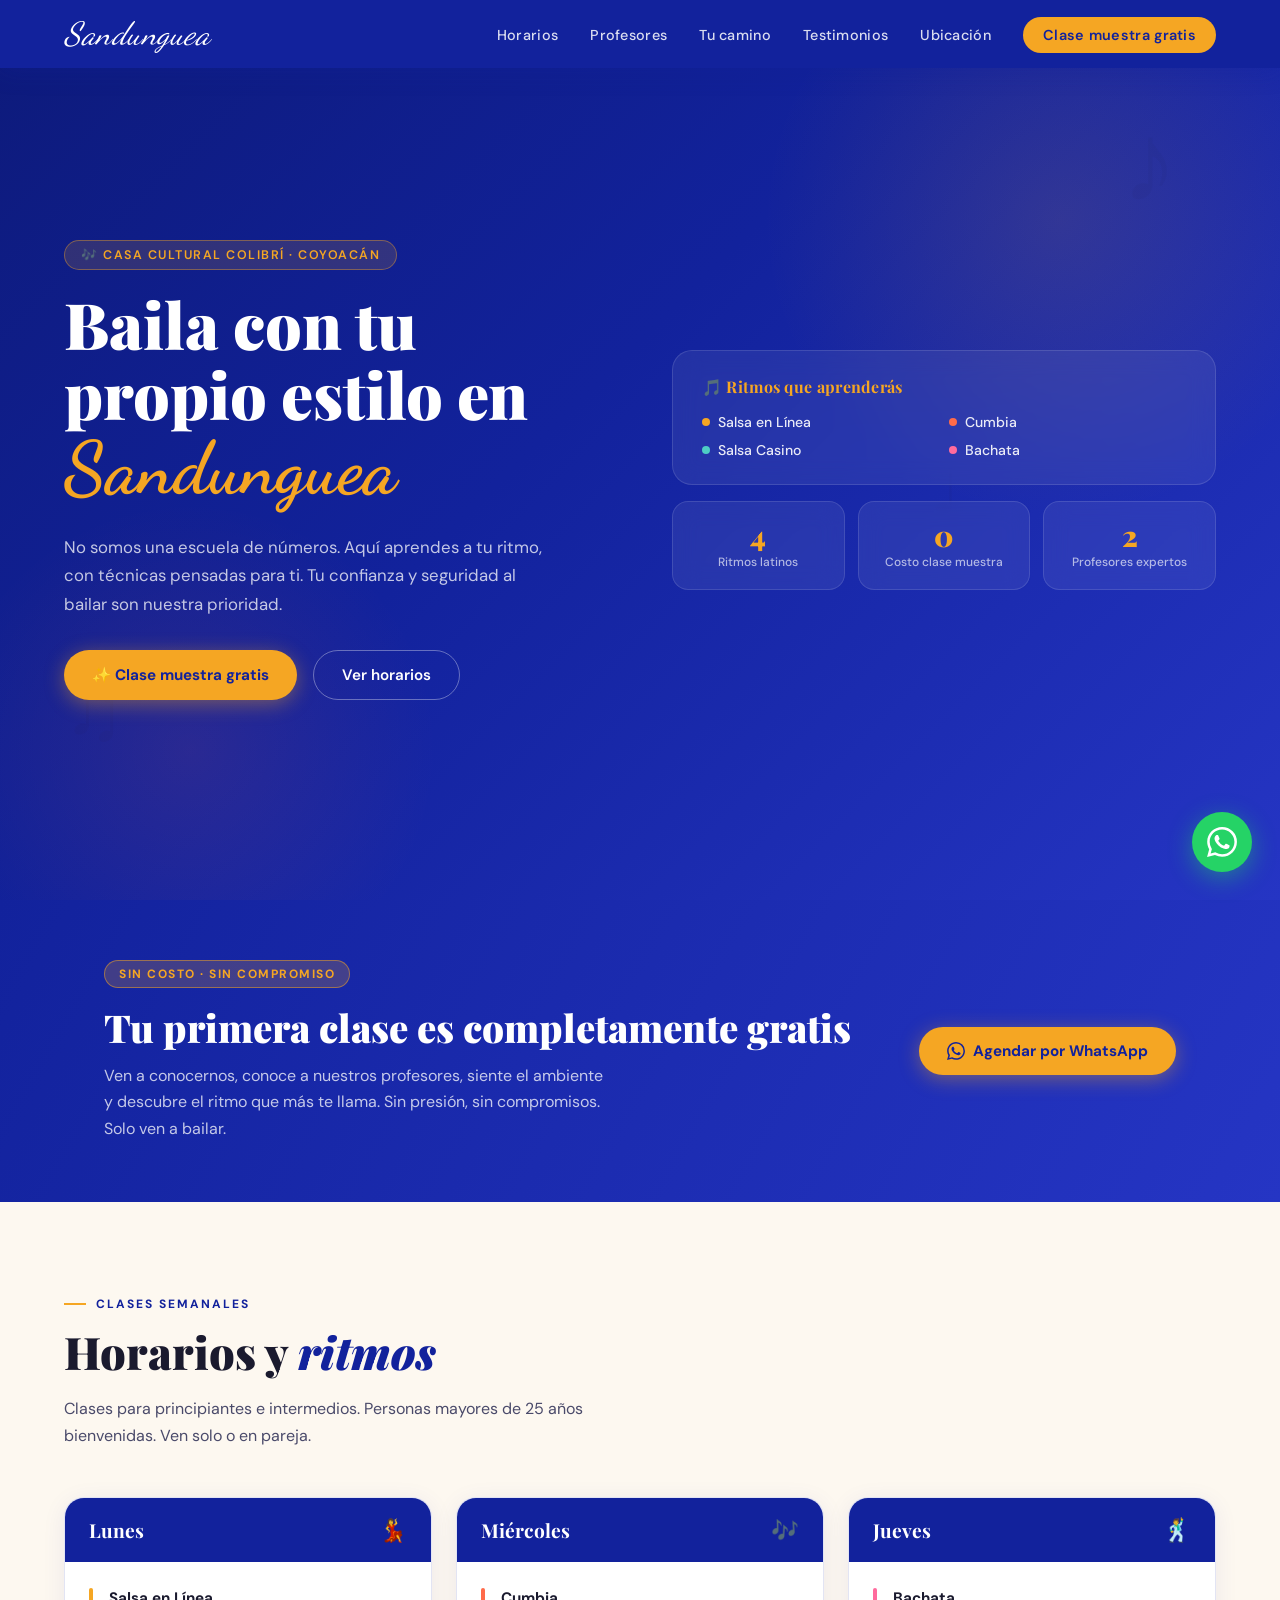
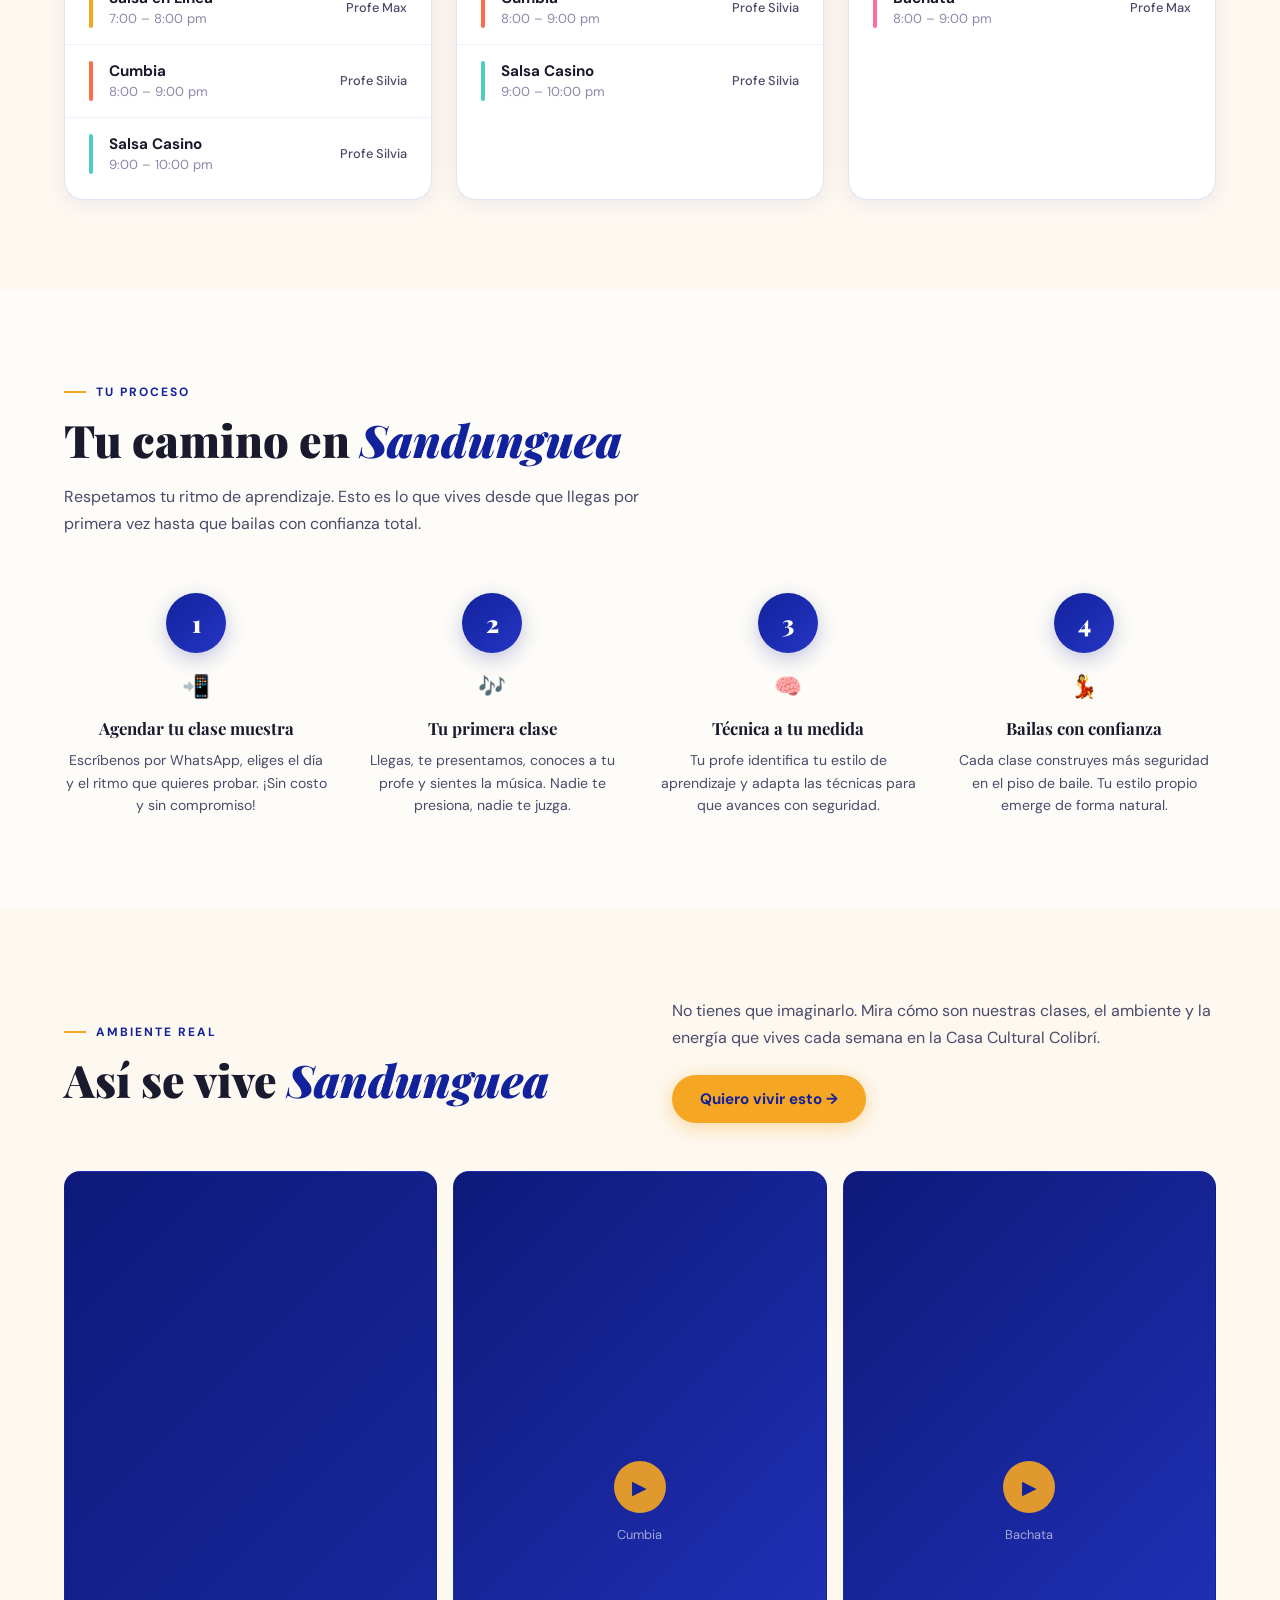
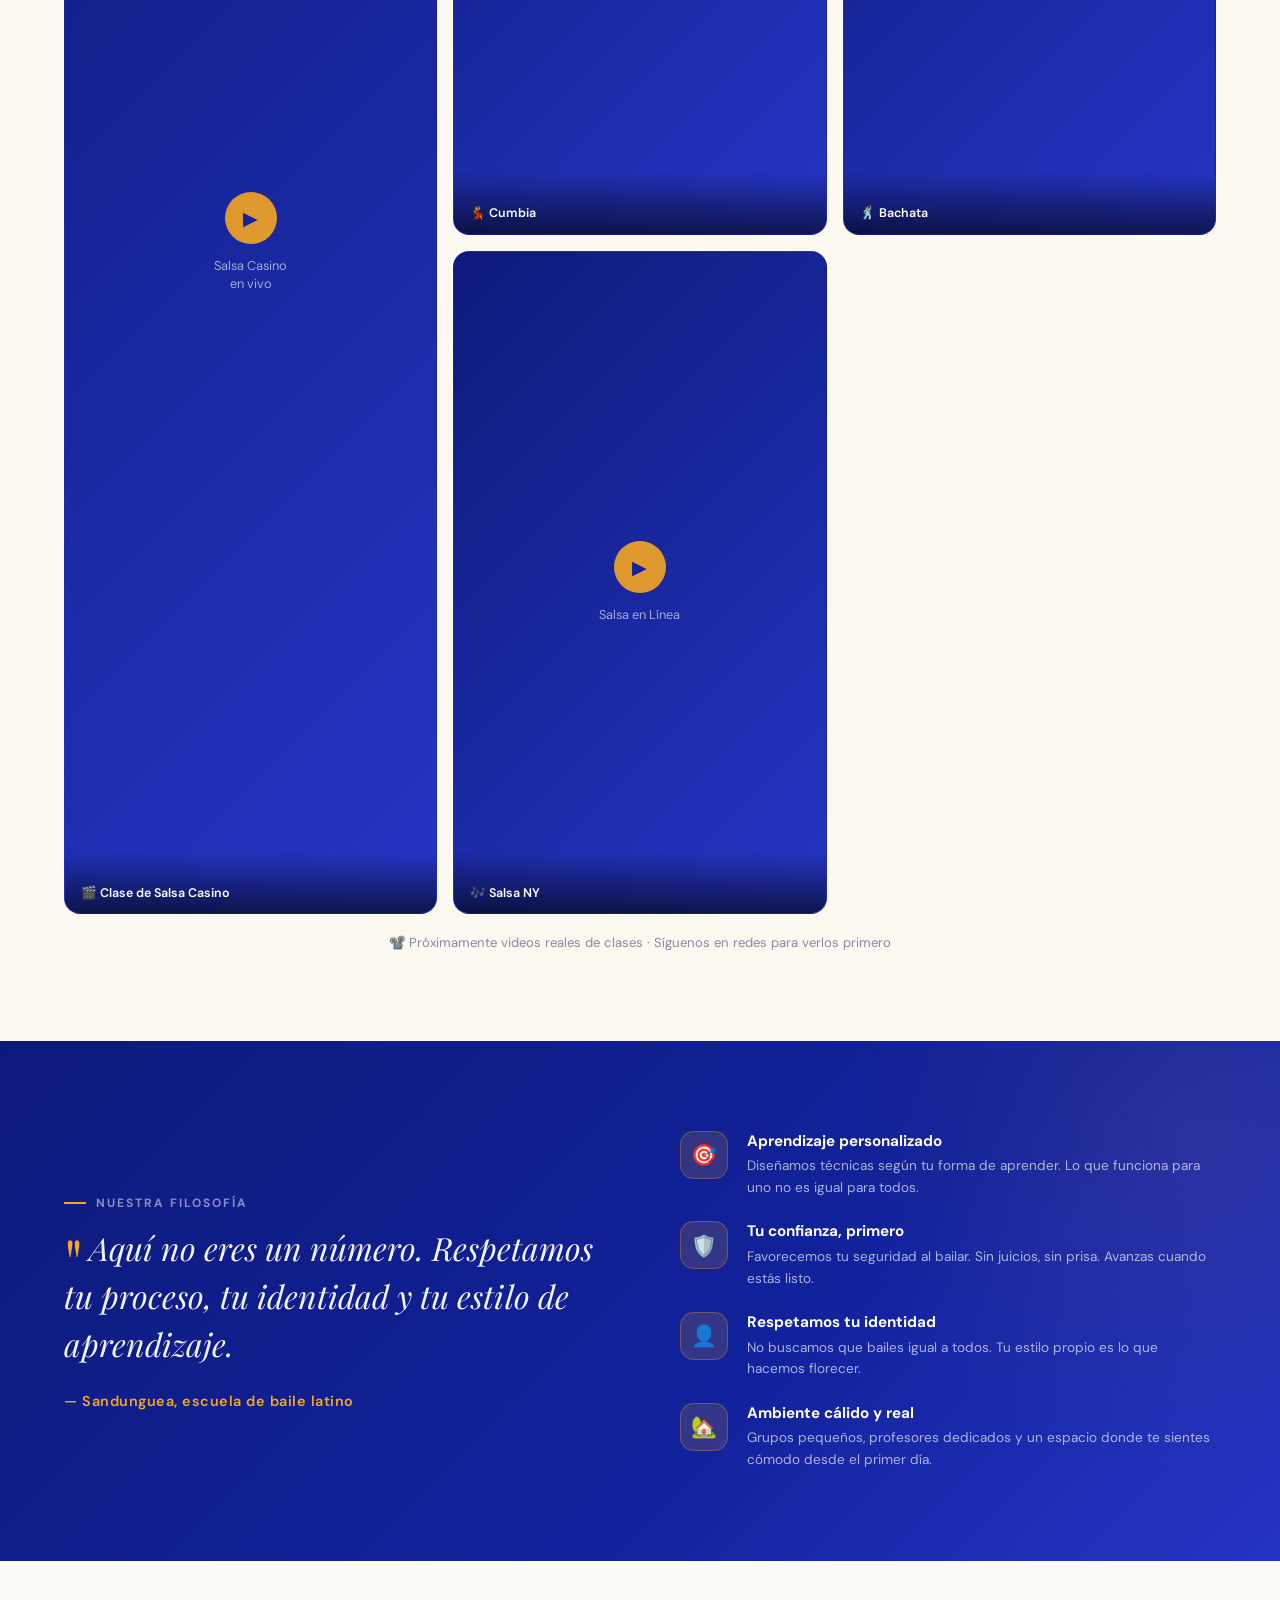
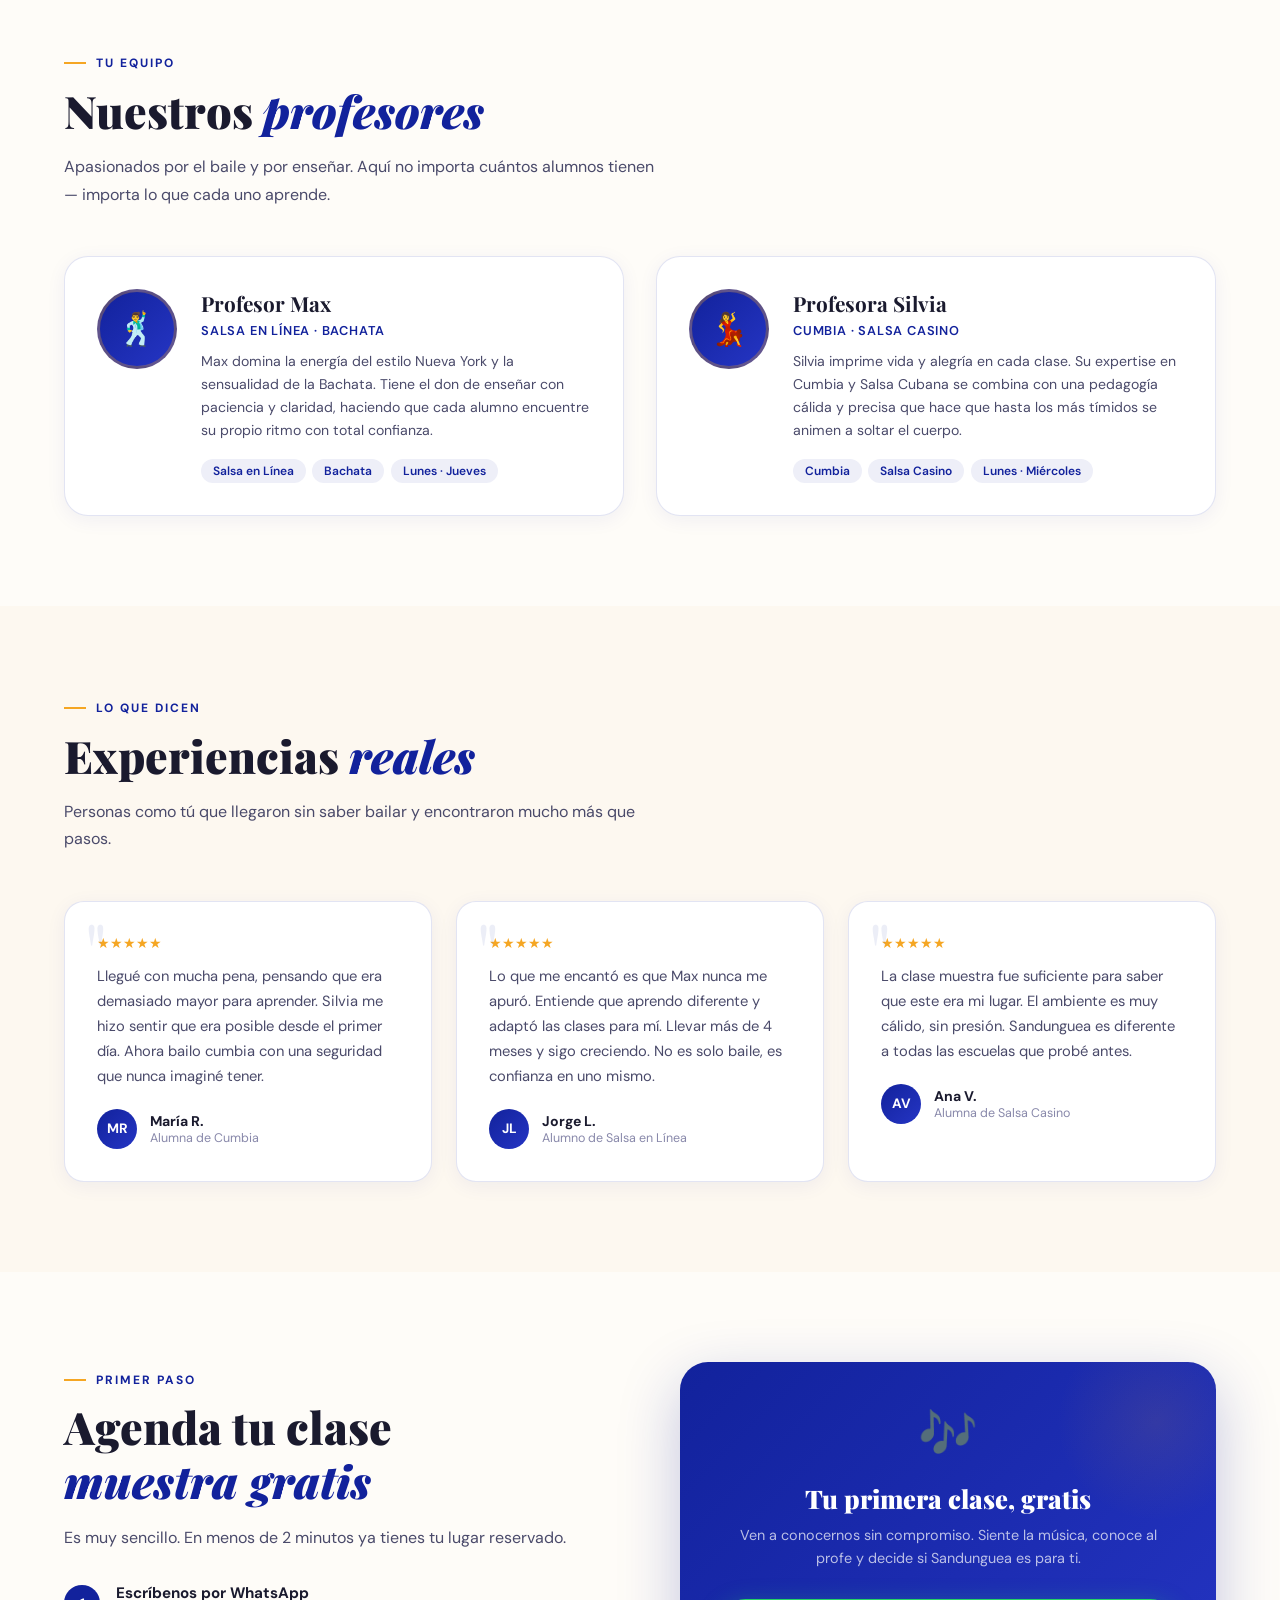
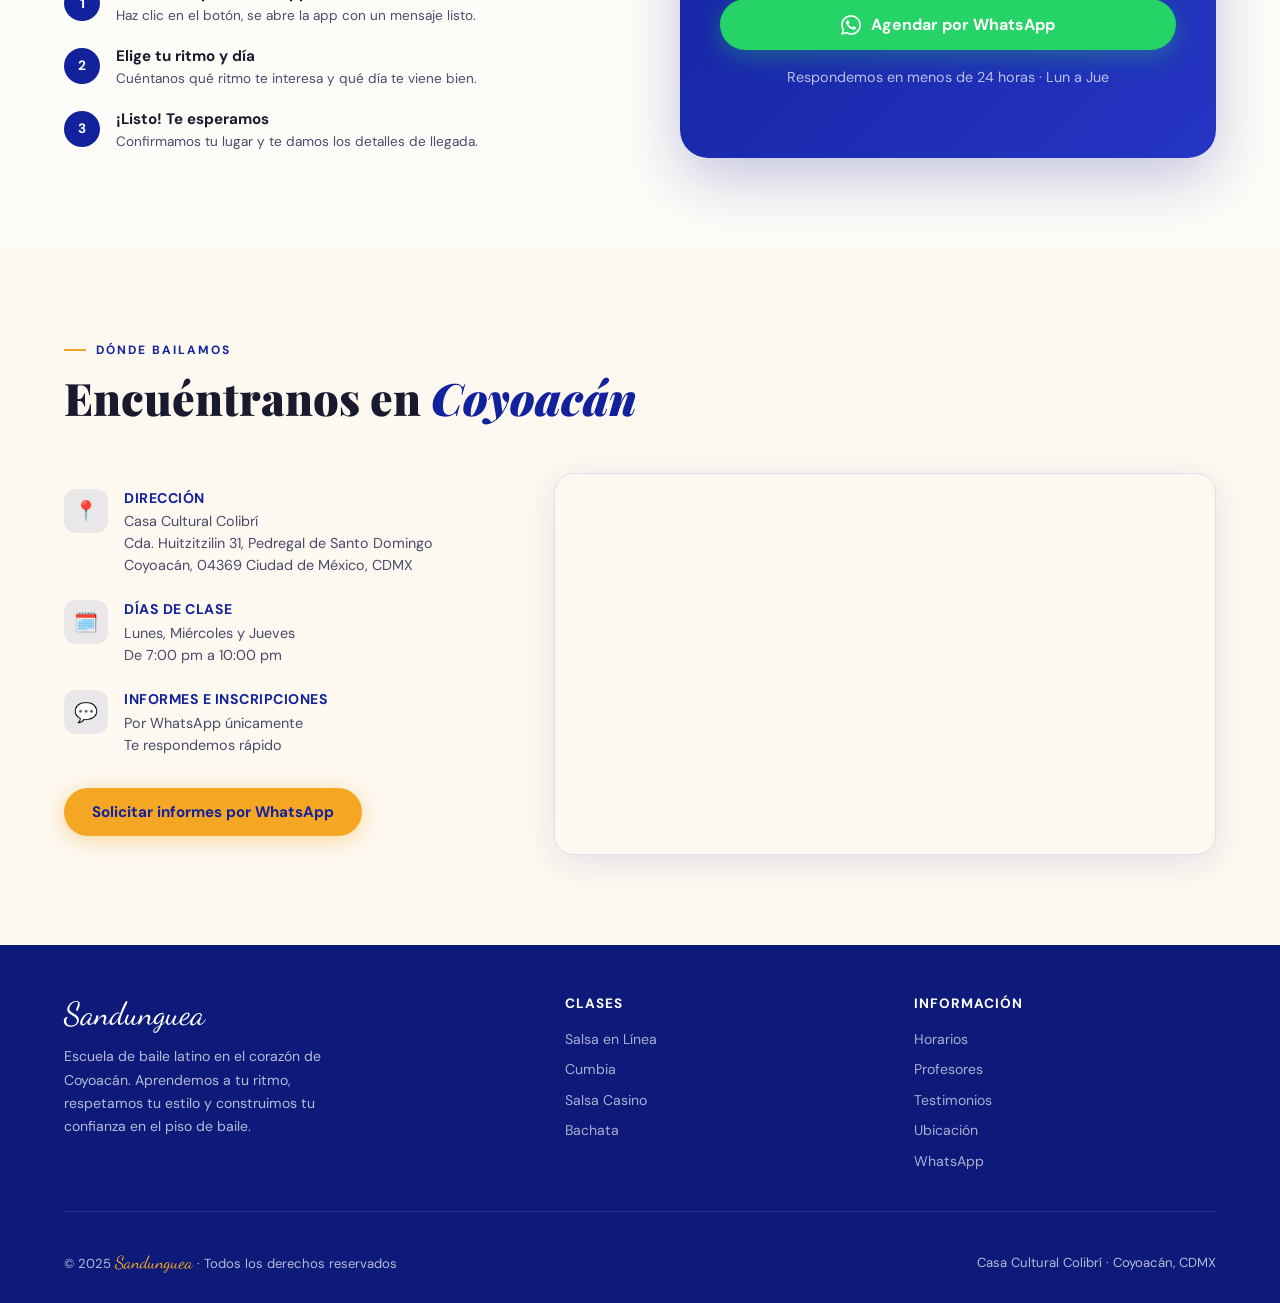
<file: remixed-4498162c.html>
<!DOCTYPE html>
<html lang="es">
<head>
<meta charset="UTF-8">
<meta name="viewport" content="width=device-width, initial-scale=1.0">
<title>Sandunguea – Escuela de Baile Latino</title>
<link rel="preconnect" href="https://fonts.googleapis.com">
<link href="https://fonts.googleapis.com/css2?family=Playfair+Display:ital,wght@0,700;0,900;1,700;1,900&family=DM+Sans:wght@300;400;500;600&family=Dancing+Script:wght@700&display=swap" rel="stylesheet">
<style>
  :root {
    --navy: #12229C;
    --navy-dark: #0d1a7a;
    --navy-light: #1a2fb5;
    --indigo: #2535c4;
    --gold: #F5A623;
    --gold-light: #FFC24A;
    --coral: #FF6B4A;
    --cream: #FDF8F0;
    --warm-white: #FEFCF8;
    --text-dark: #1a1a2e;
    --text-mid: #4a4a6a;
    --text-light: #8888aa;
    --border: rgba(18,34,156,0.12);
  }

  * { margin: 0; padding: 0; box-sizing: border-box; }

  html { scroll-behavior: smooth; }

  body {
    font-family: 'DM Sans', sans-serif;
    background: var(--warm-white);
    color: var(--text-dark);
    overflow-x: hidden;
  }

  /* ===== NAVBAR ===== */
  nav {
    position: fixed;
    top: 0; left: 0; right: 0;
    z-index: 100;
    background: var(--navy);
    padding: 0 5%;
    display: flex;
    align-items: center;
    justify-content: space-between;
    height: 68px;
    box-shadow: 0 2px 24px rgba(18,34,156,0.3);
  }

  .nav-logo {
    font-family: 'Dancing Script', cursive;
    font-size: 2rem;
    color: #fff;
    letter-spacing: 0.5px;
    text-decoration: none;
  }

  .nav-logo span {
    color: var(--gold);
  }

  .nav-links {
    display: flex;
    gap: 2rem;
    list-style: none;
  }

  .nav-links a {
    color: rgba(255,255,255,0.85);
    text-decoration: none;
    font-size: 0.9rem;
    font-weight: 500;
    letter-spacing: 0.3px;
    transition: color 0.2s;
  }

  .nav-links a:hover { color: var(--gold); }

  .nav-cta {
    background: var(--gold);
    color: var(--navy) !important;
    padding: 9px 20px;
    border-radius: 50px;
    font-weight: 600 !important;
    transition: background 0.2s, transform 0.15s !important;
  }

  .nav-cta:hover {
    background: var(--gold-light) !important;
    transform: translateY(-1px);
    color: var(--navy) !important;
  }

  .hamburger {
    display: none;
    flex-direction: column;
    gap: 5px;
    cursor: pointer;
    padding: 5px;
  }

  .hamburger span {
    display: block;
    width: 24px;
    height: 2px;
    background: #fff;
    border-radius: 2px;
    transition: 0.3s;
  }

  /* ===== HERO ===== */
  .hero {
    min-height: 100vh;
    background: linear-gradient(135deg, var(--navy-dark) 0%, var(--navy) 45%, var(--indigo) 100%);
    display: flex;
    align-items: center;
    padding: 100px 5% 60px;
    position: relative;
    overflow: hidden;
  }

  .hero::before {
    content: '';
    position: absolute;
    top: -80px; right: -80px;
    width: 600px; height: 600px;
    border-radius: 50%;
    background: radial-gradient(circle, rgba(245,166,35,0.12) 0%, transparent 70%);
  }

  .hero::after {
    content: '';
    position: absolute;
    bottom: -100px; left: -60px;
    width: 500px; height: 500px;
    border-radius: 50%;
    background: radial-gradient(circle, rgba(255,107,74,0.10) 0%, transparent 70%);
  }

  /* Decorative music notes */
  .deco-notes {
    position: absolute;
    font-size: 7rem;
    opacity: 0.04;
    pointer-events: none;
    animation: float 6s ease-in-out infinite;
  }
  .deco-notes:nth-child(1) { top: 10%; right: 8%; animation-delay: 0s; }
  .deco-notes:nth-child(2) { bottom: 15%; left: 5%; animation-delay: 2s; font-size: 5rem; }
  .deco-notes:nth-child(3) { top: 50%; right: 25%; animation-delay: 4s; font-size: 4rem; }

  @keyframes float {
    0%, 100% { transform: translateY(0) rotate(-5deg); }
    50% { transform: translateY(-20px) rotate(5deg); }
  }

  .hero-inner {
    max-width: 1200px;
    margin: 0 auto;
    width: 100%;
    display: grid;
    grid-template-columns: 1fr 1fr;
    gap: 4rem;
    align-items: center;
    position: relative;
    z-index: 1;
  }

  .hero-badge {
    display: inline-block;
    background: rgba(245,166,35,0.15);
    border: 1px solid rgba(245,166,35,0.4);
    color: var(--gold);
    padding: 6px 16px;
    border-radius: 50px;
    font-size: 0.78rem;
    font-weight: 600;
    letter-spacing: 1.5px;
    text-transform: uppercase;
    margin-bottom: 1.2rem;
    animation: fadeInUp 0.6s ease both;
  }

  .hero h1 {
    font-family: 'Playfair Display', serif;
    font-size: clamp(2.8rem, 5vw, 4.2rem);
    font-weight: 900;
    color: #fff;
    line-height: 1.1;
    margin-bottom: 1.4rem;
    animation: fadeInUp 0.6s ease 0.1s both;
  }

  .hero h1 em {
    font-family: 'Dancing Script', cursive;
    font-style: normal;
    color: var(--gold);
    display: block;
    font-size: 1.15em;
  }

  .hero-desc {
    font-size: 1.05rem;
    color: rgba(255,255,255,0.75);
    line-height: 1.7;
    margin-bottom: 2rem;
    max-width: 480px;
    animation: fadeInUp 0.6s ease 0.2s both;
  }

  .hero-actions {
    display: flex;
    gap: 1rem;
    flex-wrap: wrap;
    animation: fadeInUp 0.6s ease 0.3s both;
  }

  .btn-primary {
    display: inline-flex;
    align-items: center;
    gap: 0.5rem;
    background: var(--gold);
    color: var(--navy);
    padding: 14px 28px;
    border-radius: 50px;
    font-weight: 700;
    font-size: 0.95rem;
    text-decoration: none;
    transition: background 0.2s, transform 0.15s, box-shadow 0.2s;
    box-shadow: 0 4px 20px rgba(245,166,35,0.4);
  }

  .btn-primary:hover {
    background: var(--gold-light);
    transform: translateY(-2px);
    box-shadow: 0 8px 30px rgba(245,166,35,0.5);
  }

  .btn-outline {
    display: inline-flex;
    align-items: center;
    gap: 0.5rem;
    background: transparent;
    color: #fff;
    padding: 14px 28px;
    border-radius: 50px;
    font-weight: 600;
    font-size: 0.95rem;
    text-decoration: none;
    border: 1.5px solid rgba(255,255,255,0.35);
    transition: border-color 0.2s, background 0.2s, transform 0.15s;
  }

  .btn-outline:hover {
    border-color: #fff;
    background: rgba(255,255,255,0.08);
    transform: translateY(-2px);
  }

  .hero-visual {
    display: flex;
    flex-direction: column;
    gap: 1rem;
    animation: fadeInRight 0.8s ease 0.2s both;
  }

  .hero-card {
    background: rgba(255,255,255,0.07);
    backdrop-filter: blur(12px);
    border: 1px solid rgba(255,255,255,0.12);
    border-radius: 20px;
    padding: 1.6rem 1.8rem;
  }

  .hero-card-title {
    font-family: 'Playfair Display', serif;
    font-size: 1rem;
    color: var(--gold);
    margin-bottom: 1rem;
    font-weight: 700;
    letter-spacing: 0.3px;
  }

  .rhythm-list {
    display: grid;
    grid-template-columns: 1fr 1fr;
    gap: 0.6rem;
  }

  .rhythm-tag {
    display: flex;
    align-items: center;
    gap: 0.5rem;
    color: rgba(255,255,255,0.9);
    font-size: 0.88rem;
    font-weight: 500;
  }

  .rhythm-dot {
    width: 8px; height: 8px;
    border-radius: 50%;
    background: var(--coral);
    flex-shrink: 0;
  }

  .rhythm-dot.gold { background: var(--gold); }
  .rhythm-dot.teal { background: #4ECDC4; }
  .rhythm-dot.pink { background: #FF6B9D; }

  .hero-stat-row {
    display: flex;
    gap: 0.8rem;
  }

  .hero-stat {
    flex: 1;
    background: rgba(255,255,255,0.07);
    backdrop-filter: blur(12px);
    border: 1px solid rgba(255,255,255,0.12);
    border-radius: 16px;
    padding: 1.2rem;
    text-align: center;
  }

  .hero-stat-num {
    font-family: 'Playfair Display', serif;
    font-size: 1.8rem;
    font-weight: 900;
    color: var(--gold);
    line-height: 1;
    margin-bottom: 4px;
  }

  .hero-stat-label {
    font-size: 0.75rem;
    color: rgba(255,255,255,0.65);
    font-weight: 500;
  }

  @keyframes fadeInUp {
    from { opacity: 0; transform: translateY(24px); }
    to { opacity: 1; transform: translateY(0); }
  }

  @keyframes fadeInRight {
    from { opacity: 0; transform: translateX(30px); }
    to { opacity: 1; transform: translateX(0); }
  }

  /* ===== SECTION COMMONS ===== */
  section { padding: 90px 5%; }

  .section-inner { max-width: 1200px; margin: 0 auto; }

  .section-label {
    display: inline-block;
    color: var(--navy);
    font-size: 0.75rem;
    font-weight: 700;
    letter-spacing: 2px;
    text-transform: uppercase;
    margin-bottom: 0.8rem;
    position: relative;
    padding-left: 2rem;
  }

  .section-label::before {
    content: '';
    position: absolute;
    left: 0; top: 50%;
    transform: translateY(-50%);
    width: 22px; height: 2px;
    background: var(--gold);
  }

  .section-title {
    font-family: 'Playfair Display', serif;
    font-size: clamp(2rem, 3.5vw, 2.8rem);
    font-weight: 900;
    color: var(--text-dark);
    line-height: 1.2;
    margin-bottom: 1rem;
  }

  .section-title em {
    font-style: italic;
    color: var(--navy);
  }

  .section-sub {
    font-size: 1rem;
    color: var(--text-mid);
    line-height: 1.7;
    max-width: 600px;
  }

  /* ===== FREE CLASS BANNER ===== */
  .free-class-section {
    background: linear-gradient(120deg, var(--navy) 0%, var(--indigo) 100%);
    padding: 0;
  }

  .free-class-inner {
    max-width: 1200px;
    margin: 0 auto;
    display: grid;
    grid-template-columns: 1fr auto;
    align-items: center;
    gap: 3rem;
    padding: 60px 5%;
  }

  .free-class-text .tag {
    display: inline-block;
    background: rgba(245,166,35,0.2);
    border: 1px solid rgba(245,166,35,0.5);
    color: var(--gold);
    padding: 5px 14px;
    border-radius: 50px;
    font-size: 0.75rem;
    font-weight: 700;
    letter-spacing: 1.5px;
    text-transform: uppercase;
    margin-bottom: 1rem;
  }

  .free-class-text h2 {
    font-family: 'Playfair Display', serif;
    font-size: clamp(1.8rem, 3vw, 2.5rem);
    font-weight: 900;
    color: #fff;
    margin-bottom: 0.8rem;
    line-height: 1.2;
  }

  .free-class-text p {
    color: rgba(255,255,255,0.75);
    font-size: 1rem;
    line-height: 1.65;
    max-width: 500px;
  }

  /* ===== SCHEDULE ===== */
  .schedule-section { background: var(--cream); }

  .schedule-grid {
    display: grid;
    grid-template-columns: repeat(auto-fit, minmax(280px, 1fr));
    gap: 1.5rem;
    margin-top: 3rem;
  }

  .day-card {
    background: #fff;
    border-radius: 20px;
    overflow: hidden;
    box-shadow: 0 4px 24px rgba(18,34,156,0.07);
    border: 1px solid var(--border);
    transition: transform 0.25s, box-shadow 0.25s;
  }

  .day-card:hover {
    transform: translateY(-4px);
    box-shadow: 0 12px 40px rgba(18,34,156,0.13);
  }

  .day-header {
    background: var(--navy);
    padding: 1.1rem 1.5rem;
    display: flex;
    align-items: center;
    justify-content: space-between;
  }

  .day-name {
    font-family: 'Playfair Display', serif;
    font-size: 1.2rem;
    font-weight: 700;
    color: #fff;
  }

  .day-emoji { font-size: 1.4rem; }

  .class-list { padding: 0.6rem 0; }

  .class-item {
    display: flex;
    align-items: center;
    gap: 1rem;
    padding: 1rem 1.5rem;
    border-bottom: 1px solid rgba(18,34,156,0.06);
    transition: background 0.2s;
  }

  .class-item:last-child { border-bottom: none; }
  .class-item:hover { background: rgba(18,34,156,0.03); }

  .class-color {
    width: 4px;
    border-radius: 4px;
    align-self: stretch;
    min-height: 40px;
    flex-shrink: 0;
  }

  .class-info { flex: 1; }

  .class-rhythm {
    font-weight: 700;
    font-size: 0.95rem;
    color: var(--text-dark);
    margin-bottom: 2px;
  }

  .class-time {
    font-size: 0.82rem;
    color: var(--text-light);
  }

  .class-teacher {
    font-size: 0.8rem;
    color: var(--text-mid);
    font-weight: 500;
    text-align: right;
  }

  /* ===== CAMINO ===== */
  .camino-section { background: var(--warm-white); }

  .camino-grid {
    display: grid;
    grid-template-columns: repeat(auto-fit, minmax(220px, 1fr));
    gap: 2rem;
    margin-top: 3.5rem;
    position: relative;
  }

  .camino-step {
    text-align: center;
    position: relative;
  }

  .step-num {
    width: 60px; height: 60px;
    border-radius: 50%;
    background: linear-gradient(135deg, var(--navy), var(--indigo));
    color: #fff;
    font-family: 'Playfair Display', serif;
    font-size: 1.5rem;
    font-weight: 900;
    display: flex;
    align-items: center;
    justify-content: center;
    margin: 0 auto 1.2rem;
    box-shadow: 0 6px 20px rgba(18,34,156,0.25);
    position: relative;
    z-index: 1;
  }

  .step-icon {
    font-size: 1.4rem;
    margin-bottom: 1rem;
    display: block;
  }

  .camino-step h3 {
    font-family: 'Playfair Display', serif;
    font-size: 1.05rem;
    font-weight: 700;
    color: var(--text-dark);
    margin-bottom: 0.6rem;
  }

  .camino-step p {
    font-size: 0.88rem;
    color: var(--text-mid);
    line-height: 1.6;
  }

  /* ===== AMBIENTE ===== */
  .ambiente-section { background: var(--cream); }

  .ambiente-header {
    display: grid;
    grid-template-columns: 1fr 1fr;
    gap: 4rem;
    align-items: end;
    margin-bottom: 3rem;
  }

  .video-grid {
    display: grid;
    grid-template-columns: repeat(3, 1fr);
    gap: 1rem;
  }

  .video-card {
    border-radius: 16px;
    overflow: hidden;
    aspect-ratio: 9/16;
    position: relative;
    background: linear-gradient(135deg, var(--navy-dark), var(--indigo));
    display: flex;
    align-items: center;
    justify-content: center;
    cursor: pointer;
    transition: transform 0.25s;
    border: 1px solid var(--border);
  }

  .video-card:hover { transform: scale(1.03); }

  .video-card.tall {
    grid-row: span 2;
    aspect-ratio: auto;
  }

  .video-placeholder {
    text-align: center;
    color: rgba(255,255,255,0.6);
  }

  .video-placeholder .play-icon {
    width: 52px; height: 52px;
    border-radius: 50%;
    background: rgba(245,166,35,0.9);
    display: flex;
    align-items: center;
    justify-content: center;
    margin: 0 auto 0.8rem;
    font-size: 1.2rem;
    color: var(--navy);
    transition: background 0.2s, transform 0.2s;
  }

  .video-card:hover .play-icon {
    background: var(--gold-light);
    transform: scale(1.1);
  }

  .video-placeholder p {
    font-size: 0.8rem;
    line-height: 1.4;
  }

  .video-label {
    position: absolute;
    bottom: 0; left: 0; right: 0;
    background: linear-gradient(transparent, rgba(0,0,0,0.6));
    padding: 2rem 1rem 0.8rem;
    color: #fff;
    font-size: 0.78rem;
    font-weight: 600;
  }

  /* ===== PROFESSORS ===== */
  .profesores-section { background: var(--warm-white); }

  .prof-grid {
    display: grid;
    grid-template-columns: repeat(auto-fit, minmax(300px, 1fr));
    gap: 2rem;
    margin-top: 3rem;
  }

  .prof-card {
    background: #fff;
    border-radius: 24px;
    padding: 2rem;
    border: 1px solid var(--border);
    box-shadow: 0 4px 20px rgba(18,34,156,0.06);
    display: flex;
    gap: 1.5rem;
    align-items: flex-start;
    transition: transform 0.25s, box-shadow 0.25s;
  }

  .prof-card:hover {
    transform: translateY(-3px);
    box-shadow: 0 12px 36px rgba(18,34,156,0.1);
  }

  .prof-avatar {
    width: 80px; height: 80px;
    border-radius: 50%;
    background: linear-gradient(135deg, var(--navy), var(--indigo));
    display: flex;
    align-items: center;
    justify-content: center;
    font-size: 2rem;
    flex-shrink: 0;
    border: 3px solid rgba(245,166,35,0.3);
  }

  .prof-name {
    font-family: 'Playfair Display', serif;
    font-size: 1.3rem;
    font-weight: 700;
    color: var(--text-dark);
    margin-bottom: 0.3rem;
  }

  .prof-role {
    font-size: 0.8rem;
    color: var(--navy);
    font-weight: 600;
    text-transform: uppercase;
    letter-spacing: 0.8px;
    margin-bottom: 0.7rem;
  }

  .prof-bio {
    font-size: 0.88rem;
    color: var(--text-mid);
    line-height: 1.65;
    margin-bottom: 1rem;
  }

  .prof-tags {
    display: flex;
    flex-wrap: wrap;
    gap: 0.4rem;
  }

  .tag-pill {
    background: rgba(18,34,156,0.07);
    color: var(--navy);
    padding: 4px 12px;
    border-radius: 50px;
    font-size: 0.75rem;
    font-weight: 600;
  }

  /* ===== DIFERENCIAL ===== */
  .diferencial-section {
    background: linear-gradient(135deg, var(--navy-dark) 0%, var(--navy) 60%, var(--indigo) 100%);
    color: #fff;
    position: relative;
    overflow: hidden;
  }

  .diferencial-section::before {
    content: '';
    position: absolute;
    top: -50%; right: -20%;
    width: 700px; height: 700px;
    border-radius: 50%;
    background: radial-gradient(circle, rgba(245,166,35,0.08) 0%, transparent 70%);
    pointer-events: none;
  }

  .dif-grid {
    display: grid;
    grid-template-columns: 1fr 1fr;
    gap: 5rem;
    align-items: center;
    position: relative;
    z-index: 1;
  }

  .dif-quote {
    font-family: 'Playfair Display', serif;
    font-size: clamp(1.5rem, 2.5vw, 2rem);
    font-style: italic;
    line-height: 1.5;
    color: rgba(255,255,255,0.95);
    margin-bottom: 1.5rem;
  }

  .dif-quote::before {
    content: '"';
    font-size: 4rem;
    color: var(--gold);
    line-height: 0;
    vertical-align: -0.4em;
    margin-right: 0.1em;
    font-style: normal;
  }

  .dif-author {
    color: var(--gold);
    font-weight: 600;
    font-size: 0.9rem;
    letter-spacing: 0.5px;
  }

  .dif-features {
    display: flex;
    flex-direction: column;
    gap: 1.4rem;
  }

  .dif-feature {
    display: flex;
    gap: 1.2rem;
    align-items: flex-start;
  }

  .dif-icon {
    width: 48px; height: 48px;
    border-radius: 14px;
    background: rgba(245,166,35,0.15);
    border: 1px solid rgba(245,166,35,0.3);
    display: flex;
    align-items: center;
    justify-content: center;
    font-size: 1.3rem;
    flex-shrink: 0;
  }

  .dif-feature h4 {
    font-weight: 700;
    font-size: 0.95rem;
    color: #fff;
    margin-bottom: 0.3rem;
  }

  .dif-feature p {
    font-size: 0.85rem;
    color: rgba(255,255,255,0.65);
    line-height: 1.6;
  }

  /* ===== TESTIMONIOS ===== */
  .testimonios-section { background: var(--cream); }

  .testi-grid {
    display: grid;
    grid-template-columns: repeat(auto-fit, minmax(280px, 1fr));
    gap: 1.5rem;
    margin-top: 3rem;
  }

  .testi-card {
    background: #fff;
    border-radius: 20px;
    padding: 2rem;
    border: 1px solid var(--border);
    box-shadow: 0 4px 20px rgba(18,34,156,0.06);
    position: relative;
    transition: transform 0.25s;
  }

  .testi-card:hover { transform: translateY(-3px); }

  .testi-card::before {
    content: '"';
    font-family: 'Playfair Display', serif;
    font-size: 5rem;
    color: rgba(18,34,156,0.08);
    position: absolute;
    top: 0.5rem; left: 1.2rem;
    line-height: 1;
    pointer-events: none;
  }

  .testi-stars {
    color: var(--gold);
    font-size: 0.9rem;
    margin-bottom: 0.8rem;
  }

  .testi-text {
    font-size: 0.92rem;
    color: var(--text-mid);
    line-height: 1.7;
    margin-bottom: 1.2rem;
    position: relative;
    z-index: 1;
  }

  .testi-author {
    display: flex;
    align-items: center;
    gap: 0.8rem;
  }

  .testi-av {
    width: 40px; height: 40px;
    border-radius: 50%;
    background: linear-gradient(135deg, var(--navy), var(--indigo));
    color: #fff;
    display: flex;
    align-items: center;
    justify-content: center;
    font-weight: 700;
    font-size: 0.85rem;
    flex-shrink: 0;
  }

  .testi-name {
    font-weight: 700;
    font-size: 0.88rem;
    color: var(--text-dark);
  }

  .testi-class {
    font-size: 0.78rem;
    color: var(--text-light);
  }

  /* ===== AGENDAR ===== */
  .agendar-section {
    background: var(--warm-white);
    position: relative;
    overflow: hidden;
  }

  .agendar-inner {
    display: grid;
    grid-template-columns: 1fr 1fr;
    gap: 5rem;
    align-items: center;
  }

  .agendar-steps {
    display: flex;
    flex-direction: column;
    gap: 1.2rem;
    margin-top: 2rem;
  }

  .ag-step {
    display: flex;
    gap: 1rem;
    align-items: flex-start;
  }

  .ag-num {
    width: 36px; height: 36px;
    border-radius: 50%;
    background: var(--navy);
    color: #fff;
    font-weight: 700;
    font-size: 0.85rem;
    display: flex;
    align-items: center;
    justify-content: center;
    flex-shrink: 0;
    margin-top: 2px;
  }

  .ag-step h4 {
    font-weight: 700;
    font-size: 0.95rem;
    color: var(--text-dark);
    margin-bottom: 0.2rem;
  }

  .ag-step p {
    font-size: 0.85rem;
    color: var(--text-mid);
    line-height: 1.5;
  }

  .agendar-card {
    background: linear-gradient(135deg, var(--navy), var(--indigo));
    border-radius: 28px;
    padding: 2.5rem;
    text-align: center;
    box-shadow: 0 20px 60px rgba(18,34,156,0.25);
    position: relative;
    overflow: hidden;
  }

  .agendar-card::before {
    content: '';
    position: absolute;
    top: -40px; right: -40px;
    width: 200px; height: 200px;
    border-radius: 50%;
    background: radial-gradient(circle, rgba(245,166,35,0.1) 0%, transparent 70%);
  }

  .agendar-card .emoji-big {
    font-size: 3rem;
    display: block;
    margin-bottom: 1rem;
  }

  .agendar-card h3 {
    font-family: 'Playfair Display', serif;
    font-size: 1.6rem;
    font-weight: 900;
    color: #fff;
    margin-bottom: 0.6rem;
  }

  .agendar-card p {
    color: rgba(255,255,255,0.7);
    font-size: 0.9rem;
    line-height: 1.6;
    margin-bottom: 1.8rem;
  }

  .btn-wa {
    display: inline-flex;
    align-items: center;
    justify-content: center;
    gap: 0.6rem;
    background: #25D366;
    color: #fff;
    padding: 15px 30px;
    border-radius: 50px;
    font-weight: 700;
    font-size: 1rem;
    text-decoration: none;
    transition: background 0.2s, transform 0.15s, box-shadow 0.2s;
    box-shadow: 0 6px 24px rgba(37,211,102,0.35);
    width: 100%;
    justify-content: center;
  }

  .btn-wa:hover {
    background: #1db954;
    transform: translateY(-2px);
    box-shadow: 0 10px 30px rgba(37,211,102,0.45);
  }

  .btn-wa svg { width: 20px; height: 20px; fill: #fff; }

  .agendar-note {
    margin-top: 1rem;
    font-size: 0.78rem;
    color: rgba(255,255,255,0.5);
  }

  /* ===== UBICACION ===== */
  .ubicacion-section { background: var(--cream); }

  .ubicacion-inner {
    display: grid;
    grid-template-columns: 1fr 1.5fr;
    gap: 3rem;
    align-items: start;
  }

  .ubicacion-info { padding-top: 1rem; }

  .ubi-detail {
    display: flex;
    gap: 1rem;
    align-items: flex-start;
    margin-bottom: 1.5rem;
  }

  .ubi-icon {
    width: 44px; height: 44px;
    border-radius: 12px;
    background: rgba(18,34,156,0.08);
    display: flex;
    align-items: center;
    justify-content: center;
    font-size: 1.2rem;
    flex-shrink: 0;
  }

  .ubi-detail h4 {
    font-weight: 700;
    font-size: 0.88rem;
    color: var(--navy);
    text-transform: uppercase;
    letter-spacing: 0.5px;
    margin-bottom: 0.3rem;
  }

  .ubi-detail p {
    font-size: 0.9rem;
    color: var(--text-mid);
    line-height: 1.5;
  }

  .map-embed {
    border-radius: 20px;
    overflow: hidden;
    box-shadow: 0 8px 32px rgba(18,34,156,0.1);
    border: 1px solid var(--border);
  }

  .map-embed iframe {
    display: block;
    width: 100%;
    height: 380px;
    border: none;
  }

  /* ===== FLOATING WA ===== */
  .wa-float {
    position: fixed;
    bottom: 28px; right: 28px;
    z-index: 200;
    width: 60px; height: 60px;
    border-radius: 50%;
    background: #25D366;
    display: flex;
    align-items: center;
    justify-content: center;
    box-shadow: 0 6px 24px rgba(37,211,102,0.45);
    text-decoration: none;
    transition: transform 0.2s, box-shadow 0.2s;
    animation: pulse-wa 2.5s ease-in-out infinite;
  }

  .wa-float:hover {
    transform: scale(1.12);
    box-shadow: 0 10px 36px rgba(37,211,102,0.55);
    animation: none;
  }

  .wa-float svg { width: 30px; height: 30px; fill: #fff; }

  @keyframes pulse-wa {
    0%, 100% { box-shadow: 0 6px 24px rgba(37,211,102,0.45); }
    50% { box-shadow: 0 6px 40px rgba(37,211,102,0.7), 0 0 0 12px rgba(37,211,102,0.08); }
  }

  /* ===== FOOTER ===== */
  footer {
    background: var(--navy-dark);
    color: rgba(255,255,255,0.7);
    padding: 50px 5% 30px;
  }

  .footer-inner {
    max-width: 1200px;
    margin: 0 auto;
  }

  .footer-top {
    display: grid;
    grid-template-columns: 1.5fr 1fr 1fr;
    gap: 3rem;
    margin-bottom: 2.5rem;
    padding-bottom: 2.5rem;
    border-bottom: 1px solid rgba(255,255,255,0.1);
  }

  .footer-brand .logo {
    font-family: 'Dancing Script', cursive;
    font-size: 2rem;
    color: #fff;
    text-decoration: none;
    display: block;
    margin-bottom: 0.8rem;
  }

  .footer-brand p {
    font-size: 0.88rem;
    line-height: 1.65;
    max-width: 280px;
  }

  .footer-col h4 {
    color: #fff;
    font-weight: 700;
    font-size: 0.85rem;
    letter-spacing: 1px;
    text-transform: uppercase;
    margin-bottom: 1rem;
  }

  .footer-col ul {
    list-style: none;
    display: flex;
    flex-direction: column;
    gap: 0.6rem;
  }

  .footer-col a {
    color: rgba(255,255,255,0.65);
    text-decoration: none;
    font-size: 0.88rem;
    transition: color 0.2s;
  }

  .footer-col a:hover { color: var(--gold); }

  .footer-bottom {
    display: flex;
    justify-content: space-between;
    align-items: center;
    font-size: 0.82rem;
  }

  .footer-logo-sm {
    font-family: 'Dancing Script', cursive;
    font-size: 1.1rem;
    color: var(--gold);
  }

  /* ===== RESPONSIVE ===== */
  @media (max-width: 900px) {
    .hero-inner { grid-template-columns: 1fr; }
    .hero-visual { display: none; }
    .dif-grid { grid-template-columns: 1fr; gap: 3rem; }
    .agendar-inner { grid-template-columns: 1fr; }
    .ubicacion-inner { grid-template-columns: 1fr; }
    .footer-top { grid-template-columns: 1fr 1fr; }
    .ambiente-header { grid-template-columns: 1fr; gap: 2rem; }
    .free-class-inner { grid-template-columns: 1fr; text-align: center; }
  }

  @media (max-width: 640px) {
    nav { padding: 0 4%; }
    .nav-links { display: none; }
    .nav-links.open {
      display: flex;
      flex-direction: column;
      position: absolute;
      top: 68px; left: 0; right: 0;
      background: var(--navy-dark);
      padding: 1.5rem 4%;
      gap: 1rem;
      box-shadow: 0 8px 24px rgba(0,0,0,0.3);
    }
    .hamburger { display: flex; }
    section { padding: 60px 4%; }
    .footer-top { grid-template-columns: 1fr; gap: 2rem; }
    .video-grid { grid-template-columns: 1fr 1fr; }
    .video-card.tall { grid-row: auto; }
    .hero-actions { flex-direction: column; }
    .btn-primary, .btn-outline { text-align: center; justify-content: center; }
    .footer-bottom { flex-direction: column; gap: 0.5rem; text-align: center; }
  }

  /* Scroll animation */
  .reveal {
    opacity: 0;
    transform: translateY(28px);
    transition: opacity 0.65s ease, transform 0.65s ease;
  }
  .reveal.visible {
    opacity: 1;
    transform: translateY(0);
  }
  .reveal-delay-1 { transition-delay: 0.1s; }
  .reveal-delay-2 { transition-delay: 0.2s; }
  .reveal-delay-3 { transition-delay: 0.3s; }
</style>
</head>
<body>

<!-- FLOATING WA -->
<a href="https://wa.me/521XXXXXXXXXX?text=Hola!%20Me%20interesa%20una%20clase%20muestra%20en%20Sandunguea%20🎶" target="_blank" class="wa-float" aria-label="WhatsApp">
  <svg viewBox="0 0 24 24"><path d="M17.472 14.382c-.297-.149-1.758-.867-2.03-.967-.273-.099-.471-.148-.67.15-.197.297-.767.966-.94 1.164-.173.199-.347.223-.644.075-.297-.15-1.255-.463-2.39-1.475-.883-.788-1.48-1.761-1.653-2.059-.173-.297-.018-.458.13-.606.134-.133.298-.347.446-.52.149-.174.198-.298.298-.497.099-.198.05-.371-.025-.52-.075-.149-.669-1.612-.916-2.207-.242-.579-.487-.5-.669-.51-.173-.008-.371-.01-.57-.01-.198 0-.52.074-.792.372-.272.297-1.04 1.016-1.04 2.479 0 1.462 1.065 2.875 1.213 3.074.149.198 2.096 3.2 5.077 4.487.709.306 1.262.489 1.694.625.712.227 1.36.195 1.871.118.571-.085 1.758-.719 2.006-1.413.248-.694.248-1.289.173-1.413-.074-.124-.272-.198-.57-.347m-5.421 7.403h-.004a9.87 9.87 0 01-5.031-1.378l-.361-.214-3.741.982.998-3.648-.235-.374a9.86 9.86 0 01-1.51-5.26c.001-5.45 4.436-9.884 9.888-9.884 2.64 0 5.122 1.03 6.988 2.898a9.825 9.825 0 012.893 6.994c-.003 5.45-4.437 9.884-9.885 9.884m8.413-18.297A11.815 11.815 0 0012.05 0C5.495 0 .16 5.335.157 11.892c0 2.096.547 4.142 1.588 5.945L.057 24l6.305-1.654a11.882 11.882 0 005.683 1.448h.005c6.554 0 11.89-5.335 11.893-11.893a11.821 11.821 0 00-3.48-8.413z"/></svg>
</a>

<!-- NAVBAR -->
<nav>
  <a href="#" class="nav-logo"><em>Sandunguea</em></a>
  <ul class="nav-links" id="navLinks">
    <li><a href="#horarios">Horarios</a></li>
    <li><a href="#profesores">Profesores</a></li>
    <li><a href="#camino">Tu camino</a></li>
    <li><a href="#testimonios">Testimonios</a></li>
    <li><a href="#ubicacion">Ubicación</a></li>
    <li><a href="https://wa.me/521XXXXXXXXXX?text=Hola!%20Quiero%20agendar%20mi%20clase%20muestra%20gratuita%20🎶" target="_blank" class="nav-cta">Clase muestra gratis</a></li>
  </ul>
  <div class="hamburger" id="hamburger" onclick="toggleMenu()">
    <span></span><span></span><span></span>
  </div>
</nav>

<!-- HERO -->
<section class="hero">
  <div class="deco-notes">♪</div>
  <div class="deco-notes">♫</div>
  <div class="deco-notes">♩</div>
  <div class="hero-inner">
    <div class="hero-content">
      <div class="hero-badge">🎶 Casa Cultural Colibrí · Coyoacán</div>
      <h1>Baila con tu<br>propio estilo en<br><em>Sandunguea</em></h1>
      <p class="hero-desc">No somos una escuela de números. Aquí aprendes a tu ritmo, con técnicas pensadas para ti. Tu confianza y seguridad al bailar son nuestra prioridad.</p>
      <div class="hero-actions">
        <a href="https://wa.me/521XXXXXXXXXX?text=Hola!%20Quiero%20agendar%20mi%20clase%20muestra%20gratuita%20en%20Sandunguea%20🎶" target="_blank" class="btn-primary">
          ✨ Clase muestra gratis
        </a>
        <a href="#horarios" class="btn-outline">Ver horarios</a>
      </div>
    </div>
    <div class="hero-visual">
      <div class="hero-card">
        <div class="hero-card-title">🎵 Ritmos que aprenderás</div>
        <div class="rhythm-list">
          <div class="rhythm-tag"><span class="rhythm-dot gold"></span>Salsa en Línea</div>
          <div class="rhythm-tag"><span class="rhythm-dot coral"></span>Cumbia</div>
          <div class="rhythm-tag"><span class="rhythm-dot teal"></span>Salsa Casino</div>
          <div class="rhythm-tag"><span class="rhythm-dot pink"></span>Bachata</div>
        </div>
      </div>
      <div class="hero-stat-row">
        <div class="hero-stat">
          <div class="hero-stat-num">4</div>
          <div class="hero-stat-label">Ritmos latinos</div>
        </div>
        <div class="hero-stat">
          <div class="hero-stat-num">0</div>
          <div class="hero-stat-label">Costo clase muestra</div>
        </div>
        <div class="hero-stat">
          <div class="hero-stat-num">2</div>
          <div class="hero-stat-label">Profesores expertos</div>
        </div>
      </div>
    </div>
  </div>
</section>

<!-- CLASE MUESTRA BANNER -->
<div class="free-class-section">
  <div class="free-class-inner">
    <div class="free-class-text">
      <div class="tag">Sin costo · Sin compromiso</div>
      <h2>Tu primera clase es completamente gratis</h2>
      <p>Ven a conocernos, conoce a nuestros profesores, siente el ambiente y descubre el ritmo que más te llama. Sin presión, sin compromisos. Solo ven a bailar.</p>
    </div>
    <a href="https://wa.me/521XXXXXXXXXX?text=Hola!%20Quiero%20agendar%20mi%20clase%20muestra%20gratuita%20🎶" target="_blank" class="btn-primary" style="white-space:nowrap; flex-shrink:0;">
      <svg style="width:18px;height:18px;fill:currentColor" viewBox="0 0 24 24"><path d="M17.472 14.382c-.297-.149-1.758-.867-2.03-.967-.273-.099-.471-.148-.67.15-.197.297-.767.966-.94 1.164-.173.199-.347.223-.644.075-.297-.15-1.255-.463-2.39-1.475-.883-.788-1.48-1.761-1.653-2.059-.173-.297-.018-.458.13-.606.134-.133.298-.347.446-.52.149-.174.198-.298.298-.497.099-.198.05-.371-.025-.52-.075-.149-.669-1.612-.916-2.207-.242-.579-.487-.5-.669-.51-.173-.008-.371-.01-.57-.01-.198 0-.52.074-.792.372-.272.297-1.04 1.016-1.04 2.479 0 1.462 1.065 2.875 1.213 3.074.149.198 2.096 3.2 5.077 4.487.709.306 1.262.489 1.694.625.712.227 1.36.195 1.871.118.571-.085 1.758-.719 2.006-1.413.248-.694.248-1.289.173-1.413-.074-.124-.272-.198-.57-.347m-5.421 7.403h-.004a9.87 9.87 0 01-5.031-1.378l-.361-.214-3.741.982.998-3.648-.235-.374a9.86 9.86 0 01-1.51-5.26c.001-5.45 4.436-9.884 9.888-9.884 2.64 0 5.122 1.03 6.988 2.898a9.825 9.825 0 012.893 6.994c-.003 5.45-4.437 9.884-9.885 9.884m8.413-18.297A11.815 11.815 0 0012.05 0C5.495 0 .16 5.335.157 11.892c0 2.096.547 4.142 1.588 5.945L.057 24l6.305-1.654a11.882 11.882 0 005.683 1.448h.005c6.554 0 11.89-5.335 11.893-11.893a11.821 11.821 0 00-3.48-8.413z"/></svg>
      Agendar por WhatsApp
    </a>
  </div>
</div>

<!-- HORARIOS -->
<section class="schedule-section" id="horarios">
  <div class="section-inner">
    <span class="section-label reveal">Clases semanales</span>
    <h2 class="section-title reveal">Horarios y <em>ritmos</em></h2>
    <p class="section-sub reveal">Clases para principiantes e intermedios. Personas mayores de 25 años bienvenidas. Ven solo o en pareja.</p>
    <div class="schedule-grid">
      <!-- LUNES -->
      <div class="day-card reveal">
        <div class="day-header">
          <span class="day-name">Lunes</span>
          <span class="day-emoji">💃</span>
        </div>
        <div class="class-list">
          <div class="class-item">
            <div class="class-color" style="background:#F5A623"></div>
            <div class="class-info">
              <div class="class-rhythm">Salsa en Línea</div>
              <div class="class-time">7:00 – 8:00 pm</div>
            </div>
            <div class="class-teacher">Profe Max</div>
          </div>
          <div class="class-item">
            <div class="class-color" style="background:#FF6B4A"></div>
            <div class="class-info">
              <div class="class-rhythm">Cumbia</div>
              <div class="class-time">8:00 – 9:00 pm</div>
            </div>
            <div class="class-teacher">Profe Silvia</div>
          </div>
          <div class="class-item">
            <div class="class-color" style="background:#4ECDC4"></div>
            <div class="class-info">
              <div class="class-rhythm">Salsa Casino</div>
              <div class="class-time">9:00 – 10:00 pm</div>
            </div>
            <div class="class-teacher">Profe Silvia</div>
          </div>
        </div>
      </div>
      <!-- MIERCOLES -->
      <div class="day-card reveal reveal-delay-1">
        <div class="day-header">
          <span class="day-name">Miércoles</span>
          <span class="day-emoji">🎶</span>
        </div>
        <div class="class-list">
          <div class="class-item">
            <div class="class-color" style="background:#FF6B4A"></div>
            <div class="class-info">
              <div class="class-rhythm">Cumbia</div>
              <div class="class-time">8:00 – 9:00 pm</div>
            </div>
            <div class="class-teacher">Profe Silvia</div>
          </div>
          <div class="class-item">
            <div class="class-color" style="background:#4ECDC4"></div>
            <div class="class-info">
              <div class="class-rhythm">Salsa Casino</div>
              <div class="class-time">9:00 – 10:00 pm</div>
            </div>
            <div class="class-teacher">Profe Silvia</div>
          </div>
        </div>
      </div>
      <!-- JUEVES -->
      <div class="day-card reveal reveal-delay-2">
        <div class="day-header">
          <span class="day-name">Jueves</span>
          <span class="day-emoji">🕺</span>
        </div>
        <div class="class-list">
          <div class="class-item">
            <div class="class-color" style="background:#FF6B9D"></div>
            <div class="class-info">
              <div class="class-rhythm">Bachata</div>
              <div class="class-time">8:00 – 9:00 pm</div>
            </div>
            <div class="class-teacher">Profe Max</div>
          </div>
        </div>
      </div>
    </div>
  </div>
</section>

<!-- TU CAMINO EN SANDUNGUEA -->
<section class="camino-section" id="camino">
  <div class="section-inner">
    <span class="section-label reveal">Tu proceso</span>
    <h2 class="section-title reveal">Tu camino en <em>Sandunguea</em></h2>
    <p class="section-sub reveal">Respetamos tu ritmo de aprendizaje. Esto es lo que vives desde que llegas por primera vez hasta que bailas con confianza total.</p>
    <div class="camino-grid">
      <div class="camino-step reveal">
        <div class="step-num">1</div>
        <span class="step-icon">📲</span>
        <h3>Agendar tu clase muestra</h3>
        <p>Escríbenos por WhatsApp, eliges el día y el ritmo que quieres probar. ¡Sin costo y sin compromiso!</p>
      </div>
      <div class="camino-step reveal reveal-delay-1">
        <div class="step-num">2</div>
        <span class="step-icon">🎶</span>
        <h3>Tu primera clase</h3>
        <p>Llegas, te presentamos, conoces a tu profe y sientes la música. Nadie te presiona, nadie te juzga.</p>
      </div>
      <div class="camino-step reveal reveal-delay-2">
        <div class="step-num">3</div>
        <span class="step-icon">🧠</span>
        <h3>Técnica a tu medida</h3>
        <p>Tu profe identifica tu estilo de aprendizaje y adapta las técnicas para que avances con seguridad.</p>
      </div>
      <div class="camino-step reveal reveal-delay-3">
        <div class="step-num">4</div>
        <span class="step-icon">💃</span>
        <h3>Bailas con confianza</h3>
        <p>Cada clase construyes más seguridad en el piso de baile. Tu estilo propio emerge de forma natural.</p>
      </div>
    </div>
  </div>
</section>

<!-- ASÍ SE VIVE SANDUNGUEA -->
<section class="ambiente-section" id="ambiente">
  <div class="section-inner">
    <div class="ambiente-header">
      <div>
        <span class="section-label reveal">Ambiente real</span>
        <h2 class="section-title reveal">Así se vive <em>Sandunguea</em></h2>
      </div>
      <div>
        <p class="section-sub reveal">No tienes que imaginarlo. Mira cómo son nuestras clases, el ambiente y la energía que vives cada semana en la Casa Cultural Colibrí.</p>
        <div style="margin-top:1.5rem" class="reveal">
          <a href="https://wa.me/521XXXXXXXXXX?text=Vi%20sus%20videos%20y%20quiero%20agendar%20mi%20clase%20muestra%20🎶" target="_blank" class="btn-primary" style="display:inline-flex">
            Quiero vivir esto →
          </a>
        </div>
      </div>
    </div>
    <div class="video-grid reveal">
      <div class="video-card tall">
        <div class="video-placeholder">
          <div class="play-icon">▶</div>
          <p>Salsa Casino<br>en vivo</p>
        </div>
        <div class="video-label">🎬 Clase de Salsa Casino</div>
      </div>
      <div class="video-card">
        <div class="video-placeholder">
          <div class="play-icon">▶</div>
          <p>Cumbia</p>
        </div>
        <div class="video-label">💃 Cumbia</div>
      </div>
      <div class="video-card">
        <div class="video-placeholder">
          <div class="play-icon">▶</div>
          <p>Bachata</p>
        </div>
        <div class="video-label">🕺 Bachata</div>
      </div>
      <div class="video-card">
        <div class="video-placeholder">
          <div class="play-icon">▶</div>
          <p>Salsa en Línea</p>
        </div>
        <div class="video-label">🎶 Salsa NY</div>
      </div>
    </div>
    <p style="text-align:center;margin-top:1.2rem;font-size:0.82rem;color:var(--text-light)" class="reveal">📽️ Próximamente videos reales de clases · Síguenos en redes para verlos primero</p>
  </div>
</section>

<!-- DIFERENCIAL -->
<section class="diferencial-section">
  <div class="section-inner">
    <div class="dif-grid">
      <div>
        <span class="section-label reveal" style="color:rgba(255,255,255,0.5)">Nuestra filosofía</span>
        <p class="dif-quote reveal">Aquí no eres un número. Respetamos tu proceso, tu identidad y tu estilo de aprendizaje.</p>
        <p class="dif-author reveal">— Sandunguea, escuela de baile latino</p>
      </div>
      <div class="dif-features">
        <div class="dif-feature reveal">
          <div class="dif-icon">🎯</div>
          <div>
            <h4>Aprendizaje personalizado</h4>
            <p>Diseñamos técnicas según tu forma de aprender. Lo que funciona para uno no es igual para todos.</p>
          </div>
        </div>
        <div class="dif-feature reveal reveal-delay-1">
          <div class="dif-icon">🛡️</div>
          <div>
            <h4>Tu confianza, primero</h4>
            <p>Favorecemos tu seguridad al bailar. Sin juicios, sin prisa. Avanzas cuando estás listo.</p>
          </div>
        </div>
        <div class="dif-feature reveal reveal-delay-2">
          <div class="dif-icon">👤</div>
          <div>
            <h4>Respetamos tu identidad</h4>
            <p>No buscamos que bailes igual a todos. Tu estilo propio es lo que hacemos florecer.</p>
          </div>
        </div>
        <div class="dif-feature reveal reveal-delay-3">
          <div class="dif-icon">🏡</div>
          <div>
            <h4>Ambiente cálido y real</h4>
            <p>Grupos pequeños, profesores dedicados y un espacio donde te sientes cómodo desde el primer día.</p>
          </div>
        </div>
      </div>
    </div>
  </div>
</section>

<!-- PROFESORES -->
<section class="profesores-section" id="profesores">
  <div class="section-inner">
    <span class="section-label reveal">Tu equipo</span>
    <h2 class="section-title reveal">Nuestros <em>profesores</em></h2>
    <p class="section-sub reveal">Apasionados por el baile y por enseñar. Aquí no importa cuántos alumnos tienen — importa lo que cada uno aprende.</p>
    <div class="prof-grid">
      <div class="prof-card reveal">
        <div class="prof-avatar">🕺</div>
        <div>
          <div class="prof-name">Profesor Max</div>
          <div class="prof-role">Salsa en Línea · Bachata</div>
          <p class="prof-bio">Max domina la energía del estilo Nueva York y la sensualidad de la Bachata. Tiene el don de enseñar con paciencia y claridad, haciendo que cada alumno encuentre su propio ritmo con total confianza.</p>
          <div class="prof-tags">
            <span class="tag-pill">Salsa en Línea</span>
            <span class="tag-pill">Bachata</span>
            <span class="tag-pill">Lunes · Jueves</span>
          </div>
        </div>
      </div>
      <div class="prof-card reveal reveal-delay-1">
        <div class="prof-avatar">💃</div>
        <div>
          <div class="prof-name">Profesora Silvia</div>
          <div class="prof-role">Cumbia · Salsa Casino</div>
          <p class="prof-bio">Silvia imprime vida y alegría en cada clase. Su expertise en Cumbia y Salsa Cubana se combina con una pedagogía cálida y precisa que hace que hasta los más tímidos se animen a soltar el cuerpo.</p>
          <div class="prof-tags">
            <span class="tag-pill">Cumbia</span>
            <span class="tag-pill">Salsa Casino</span>
            <span class="tag-pill">Lunes · Miércoles</span>
          </div>
        </div>
      </div>
    </div>
  </div>
</section>

<!-- TESTIMONIOS -->
<section class="testimonios-section" id="testimonios">
  <div class="section-inner">
    <span class="section-label reveal">Lo que dicen</span>
    <h2 class="section-title reveal">Experiencias <em>reales</em></h2>
    <p class="section-sub reveal">Personas como tú que llegaron sin saber bailar y encontraron mucho más que pasos.</p>
    <div class="testi-grid">
      <div class="testi-card reveal">
        <div class="testi-stars">★★★★★</div>
        <p class="testi-text">Llegué con mucha pena, pensando que era demasiado mayor para aprender. Silvia me hizo sentir que era posible desde el primer día. Ahora bailo cumbia con una seguridad que nunca imaginé tener.</p>
        <div class="testi-author">
          <div class="testi-av">MR</div>
          <div>
            <div class="testi-name">María R.</div>
            <div class="testi-class">Alumna de Cumbia</div>
          </div>
        </div>
      </div>
      <div class="testi-card reveal reveal-delay-1">
        <div class="testi-stars">★★★★★</div>
        <p class="testi-text">Lo que me encantó es que Max nunca me apuró. Entiende que aprendo diferente y adaptó las clases para mí. Llevar más de 4 meses y sigo creciendo. No es solo baile, es confianza en uno mismo.</p>
        <div class="testi-author">
          <div class="testi-av">JL</div>
          <div>
            <div class="testi-name">Jorge L.</div>
            <div class="testi-class">Alumno de Salsa en Línea</div>
          </div>
        </div>
      </div>
      <div class="testi-card reveal reveal-delay-2">
        <div class="testi-stars">★★★★★</div>
        <p class="testi-text">La clase muestra fue suficiente para saber que este era mi lugar. El ambiente es muy cálido, sin presión. Sandunguea es diferente a todas las escuelas que probé antes.</p>
        <div class="testi-author">
          <div class="testi-av">AV</div>
          <div>
            <div class="testi-name">Ana V.</div>
            <div class="testi-class">Alumna de Salsa Casino</div>
          </div>
        </div>
      </div>
    </div>
  </div>
</section>

<!-- AGENDAR CLASE MUESTRA -->
<section class="agendar-section" id="agendar">
  <div class="section-inner">
    <div class="agendar-inner">
      <div>
        <span class="section-label reveal">Primer paso</span>
        <h2 class="section-title reveal">Agenda tu clase<br><em>muestra gratis</em></h2>
        <p class="section-sub reveal" style="margin-bottom:2rem">Es muy sencillo. En menos de 2 minutos ya tienes tu lugar reservado.</p>
        <div class="agendar-steps">
          <div class="ag-step reveal">
            <div class="ag-num">1</div>
            <div>
              <h4>Escríbenos por WhatsApp</h4>
              <p>Haz clic en el botón, se abre la app con un mensaje listo.</p>
            </div>
          </div>
          <div class="ag-step reveal reveal-delay-1">
            <div class="ag-num">2</div>
            <div>
              <h4>Elige tu ritmo y día</h4>
              <p>Cuéntanos qué ritmo te interesa y qué día te viene bien.</p>
            </div>
          </div>
          <div class="ag-step reveal reveal-delay-2">
            <div class="ag-num">3</div>
            <div>
              <h4>¡Listo! Te esperamos</h4>
              <p>Confirmamos tu lugar y te damos los detalles de llegada.</p>
            </div>
          </div>
        </div>
      </div>
      <div class="agendar-card reveal">
        <span class="emoji-big">🎶</span>
        <h3>Tu primera clase, gratis</h3>
        <p>Ven a conocernos sin compromiso. Siente la música, conoce al profe y decide si Sandunguea es para ti.</p>
        <a href="https://wa.me/521XXXXXXXXXX?text=Hola!%20Me%20interesa%20agendar%20mi%20clase%20muestra%20gratuita%20en%20Sandunguea.%20%C2%BFQu%C3%A9%20horario%20tienen%20disponible%3F%20%F0%9F%8E%B6" target="_blank" class="btn-wa">
          <svg viewBox="0 0 24 24"><path d="M17.472 14.382c-.297-.149-1.758-.867-2.03-.967-.273-.099-.471-.148-.67.15-.197.297-.767.966-.94 1.164-.173.199-.347.223-.644.075-.297-.15-1.255-.463-2.39-1.475-.883-.788-1.48-1.761-1.653-2.059-.173-.297-.018-.458.13-.606.134-.133.298-.347.446-.52.149-.174.198-.298.298-.497.099-.198.05-.371-.025-.52-.075-.149-.669-1.612-.916-2.207-.242-.579-.487-.5-.669-.51-.173-.008-.371-.01-.57-.01-.198 0-.52.074-.792.372-.272.297-1.04 1.016-1.04 2.479 0 1.462 1.065 2.875 1.213 3.074.149.198 2.096 3.2 5.077 4.487.709.306 1.262.489 1.694.625.712.227 1.36.195 1.871.118.571-.085 1.758-.719 2.006-1.413.248-.694.248-1.289.173-1.413-.074-.124-.272-.198-.57-.347m-5.421 7.403h-.004a9.87 9.87 0 01-5.031-1.378l-.361-.214-3.741.982.998-3.648-.235-.374a9.86 9.86 0 01-1.51-5.26c.001-5.45 4.436-9.884 9.888-9.884 2.64 0 5.122 1.03 6.988 2.898a9.825 9.825 0 012.893 6.994c-.003 5.45-4.437 9.884-9.885 9.884m8.413-18.297A11.815 11.815 0 0012.05 0C5.495 0 .16 5.335.157 11.892c0 2.096.547 4.142 1.588 5.945L.057 24l6.305-1.654a11.882 11.882 0 005.683 1.448h.005c6.554 0 11.89-5.335 11.893-11.893a11.821 11.821 0 00-3.48-8.413z"/></svg>
          Agendar por WhatsApp
        </a>
        <p class="agendar-note">Respondemos en menos de 24 horas · Lun a Jue</p>
      </div>
    </div>
  </div>
</section>

<!-- UBICACION -->
<section class="ubicacion-section" id="ubicacion">
  <div class="section-inner">
    <span class="section-label reveal">Dónde bailamos</span>
    <h2 class="section-title reveal">Encuéntranos en <em>Coyoacán</em></h2>
    <div class="ubicacion-inner" style="margin-top:3rem">
      <div class="ubicacion-info reveal">
        <div class="ubi-detail">
          <div class="ubi-icon">📍</div>
          <div>
            <h4>Dirección</h4>
            <p>Casa Cultural Colibrí<br>Cda. Huitzitzilin 31, Pedregal de Santo Domingo<br>Coyoacán, 04369 Ciudad de México, CDMX</p>
          </div>
        </div>
        <div class="ubi-detail">
          <div class="ubi-icon">🗓️</div>
          <div>
            <h4>Días de clase</h4>
            <p>Lunes, Miércoles y Jueves<br>De 7:00 pm a 10:00 pm</p>
          </div>
        </div>
        <div class="ubi-detail">
          <div class="ubi-icon">💬</div>
          <div>
            <h4>Informes e inscripciones</h4>
            <p>Por WhatsApp únicamente<br>Te respondemos rápido</p>
          </div>
        </div>
        <div style="margin-top:2rem">
          <a href="https://wa.me/521XXXXXXXXXX?text=Hola!%20Me%20pueden%20dar%20informes%20sobre%20Sandunguea%3F%20%F0%9F%8E%B6" target="_blank" class="btn-primary">
            Solicitar informes por WhatsApp
          </a>
        </div>
      </div>
      <div class="map-embed reveal">
        <iframe
          src="https://www.google.com/maps/embed?pb=!1m18!1m12!1m3!1d3766.1!2d-99.1506!3d19.3281!2m3!1f0!2f0!3f0!3m2!1i1024!2i768!4f13.1!3m3!1m2!1s0x0%3A0x0!2zMTnCsDE5JzQxLjIiTiA5OcKwMDknMDIuMiJX!5e0!3m2!1ses!2smx!4v1"
          allowfullscreen=""
          loading="lazy"
          referrerpolicy="no-referrer-when-downgrade"
          title="Ubicación Sandunguea – Casa Cultural Colibrí, Coyoacán">
        </iframe>
      </div>
    </div>
  </div>
</section>

<!-- FOOTER -->
<footer>
  <div class="footer-inner">
    <div class="footer-top">
      <div class="footer-brand">
        <a href="#" class="logo">Sandunguea</a>
        <p>Escuela de baile latino en el corazón de Coyoacán. Aprendemos a tu ritmo, respetamos tu estilo y construimos tu confianza en el piso de baile.</p>
      </div>
      <div class="footer-col">
        <h4>Clases</h4>
        <ul>
          <li><a href="#horarios">Salsa en Línea</a></li>
          <li><a href="#horarios">Cumbia</a></li>
          <li><a href="#horarios">Salsa Casino</a></li>
          <li><a href="#horarios">Bachata</a></li>
        </ul>
      </div>
      <div class="footer-col">
        <h4>Información</h4>
        <ul>
          <li><a href="#horarios">Horarios</a></li>
          <li><a href="#profesores">Profesores</a></li>
          <li><a href="#testimonios">Testimonios</a></li>
          <li><a href="#ubicacion">Ubicación</a></li>
          <li><a href="https://wa.me/521XXXXXXXXXX" target="_blank">WhatsApp</a></li>
        </ul>
      </div>
    </div>
    <div class="footer-bottom">
      <span>© 2025 <span class="footer-logo-sm">Sandunguea</span> · Todos los derechos reservados</span>
      <span>Casa Cultural Colibrí · Coyoacán, CDMX</span>
    </div>
  </div>
</footer>

<script>
  // Hamburger menu
  function toggleMenu() {
    document.getElementById('navLinks').classList.toggle('open');
  }

  // Scroll reveal
  const reveals = document.querySelectorAll('.reveal');
  const observer = new IntersectionObserver((entries) => {
    entries.forEach(entry => {
      if (entry.isIntersecting) {
        entry.target.classList.add('visible');
      }
    });
  }, { threshold: 0.12 });

  reveals.forEach(el => observer.observe(el));

  // Smooth active link
  const sections = document.querySelectorAll('section[id]');
  window.addEventListener('scroll', () => {
    const scrollY = window.scrollY;
    sections.forEach(section => {
      const sectionTop = section.offsetTop - 100;
      const sectionHeight = section.offsetHeight;
      const id = section.getAttribute('id');
      const link = document.querySelector(`.nav-links a[href="#${id}"]`);
      if (link) {
        if (scrollY >= sectionTop && scrollY < sectionTop + sectionHeight) {
          link.style.color = 'var(--gold)';
        } else {
          link.style.color = '';
        }
      }
    });
  });
</script>
</body>
</html>
</file>
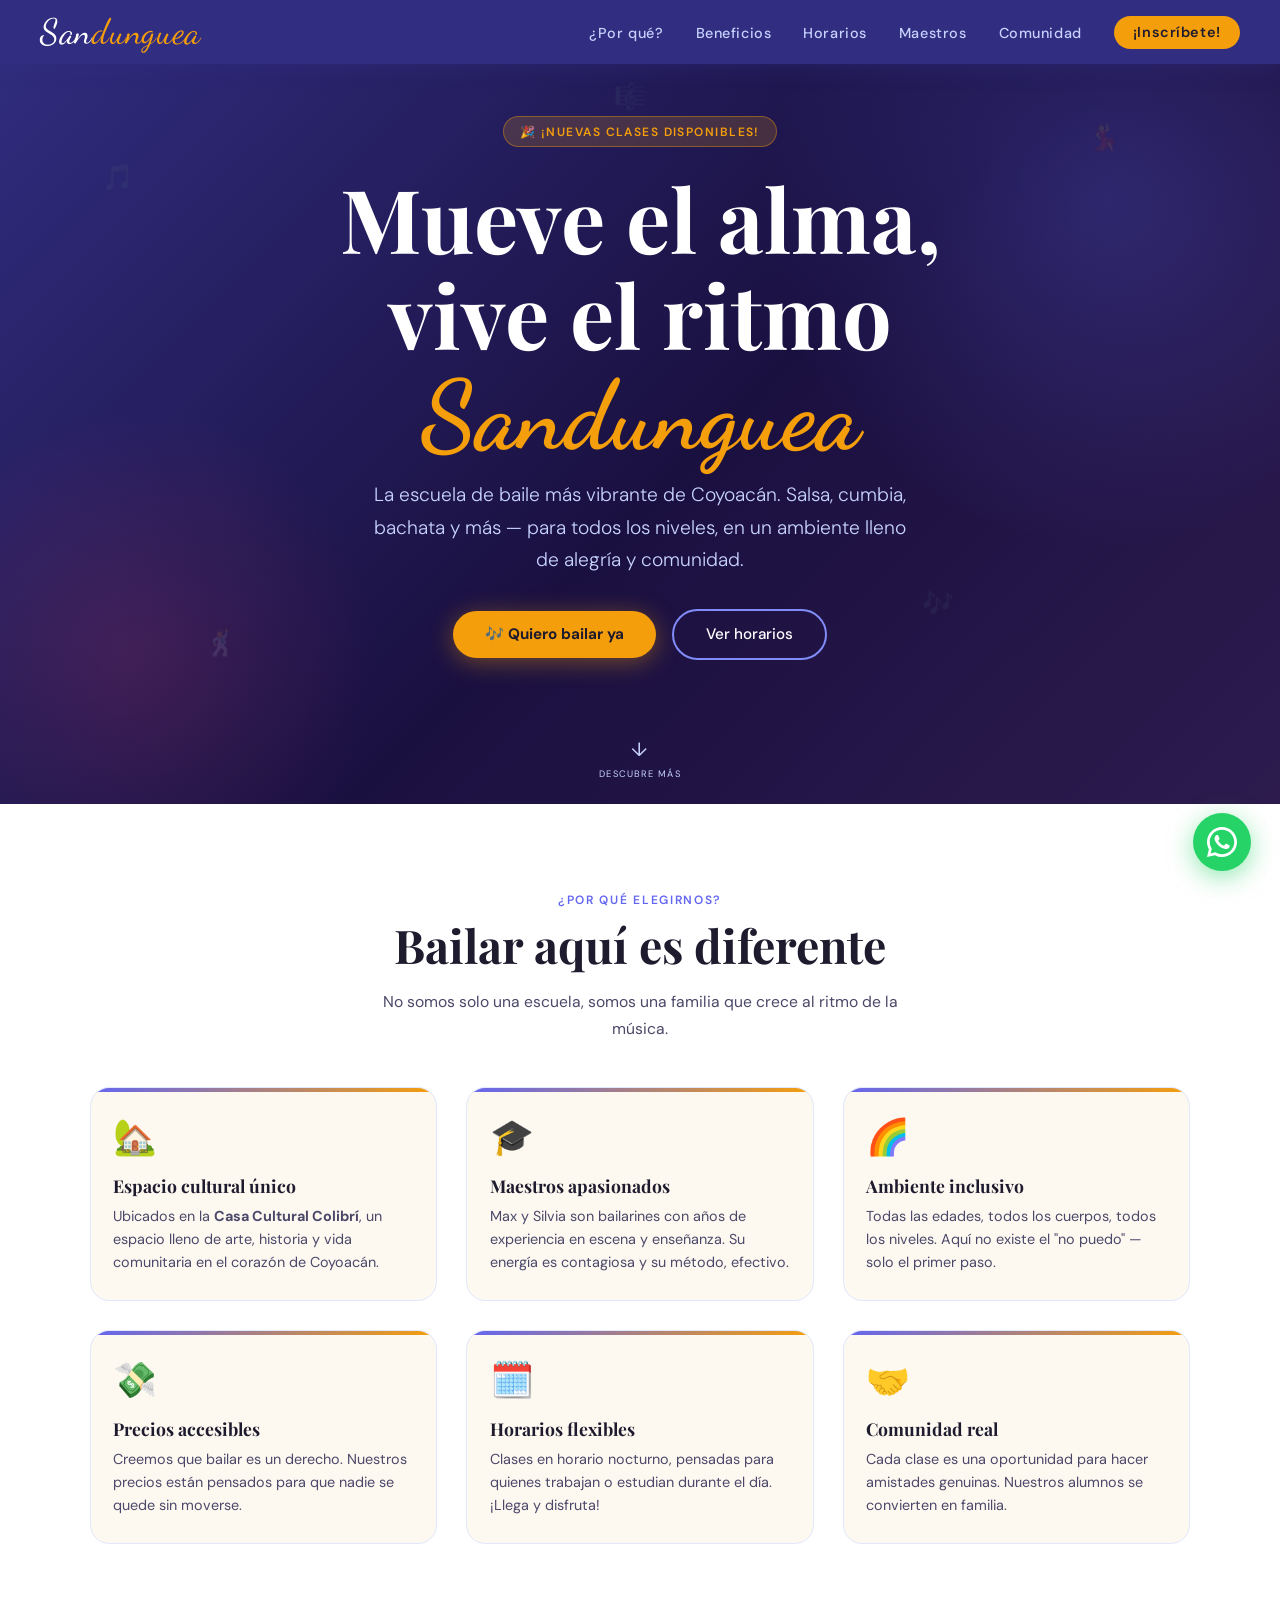
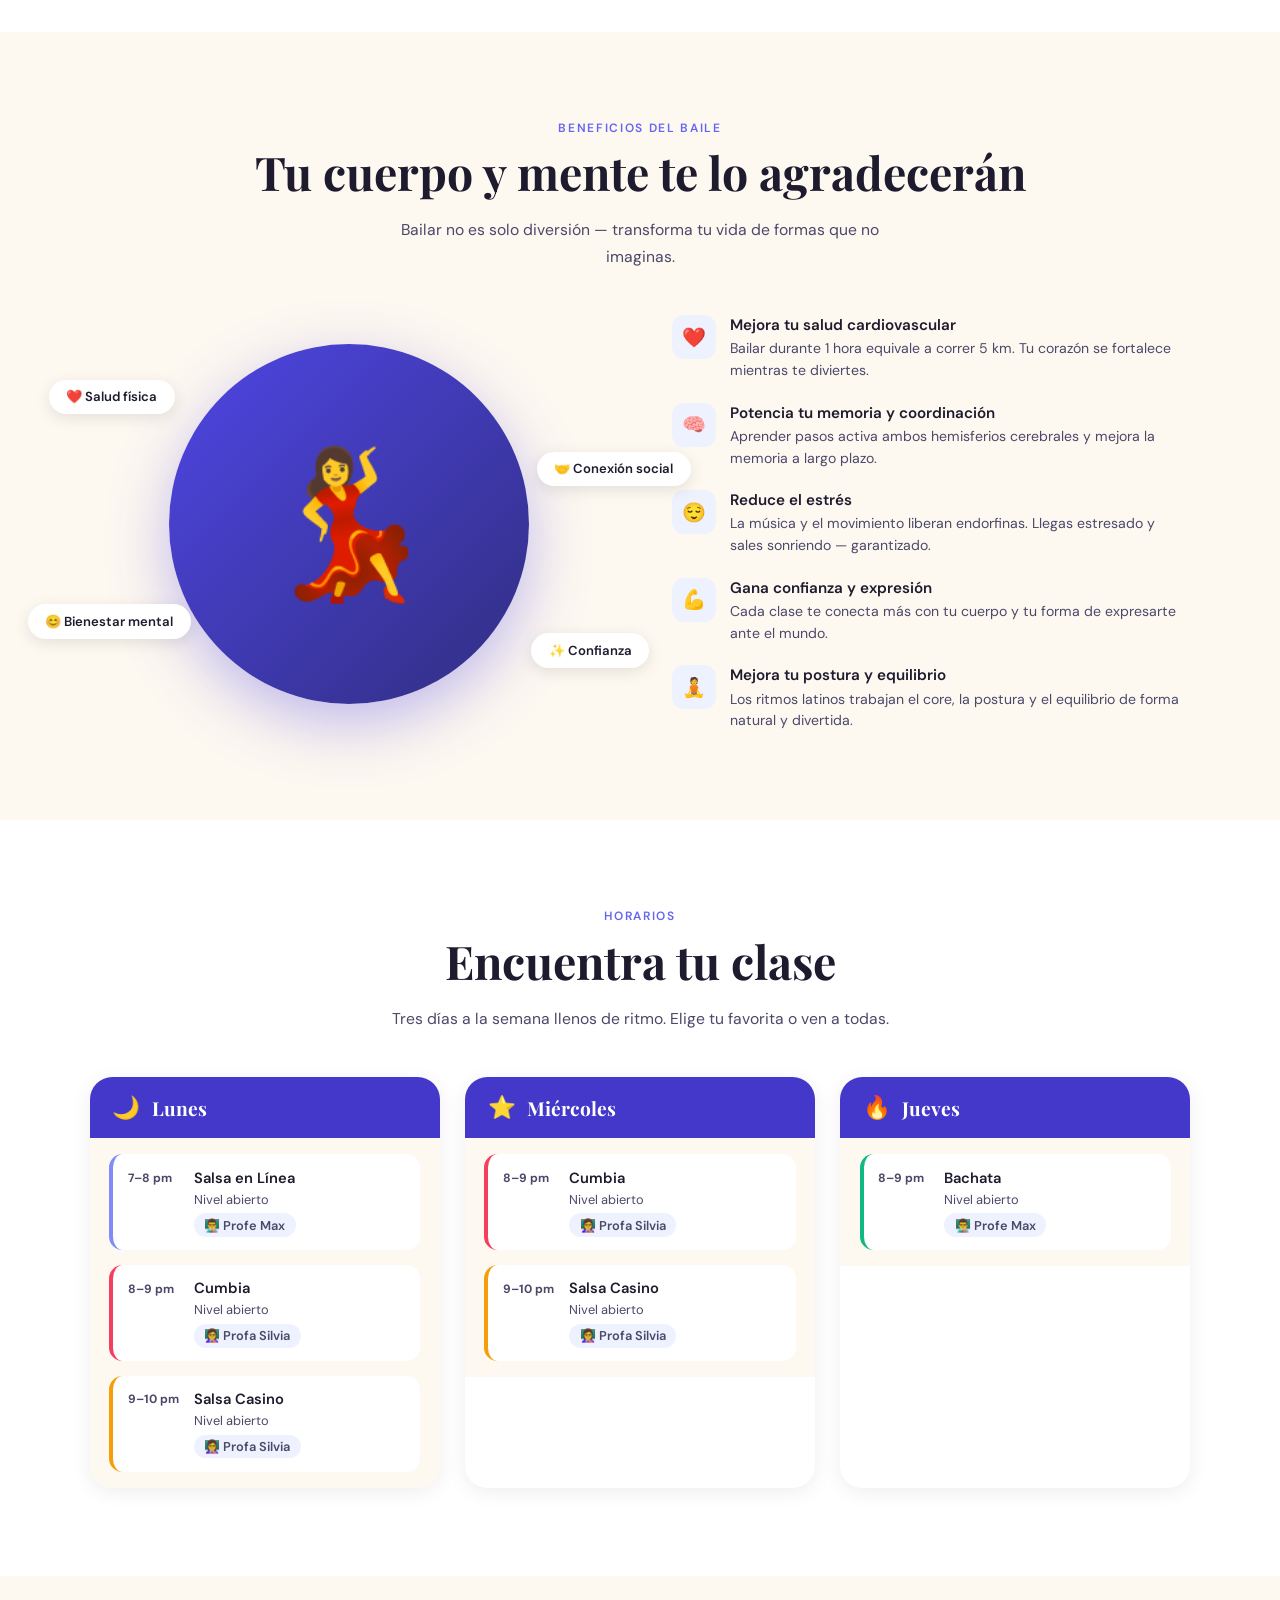
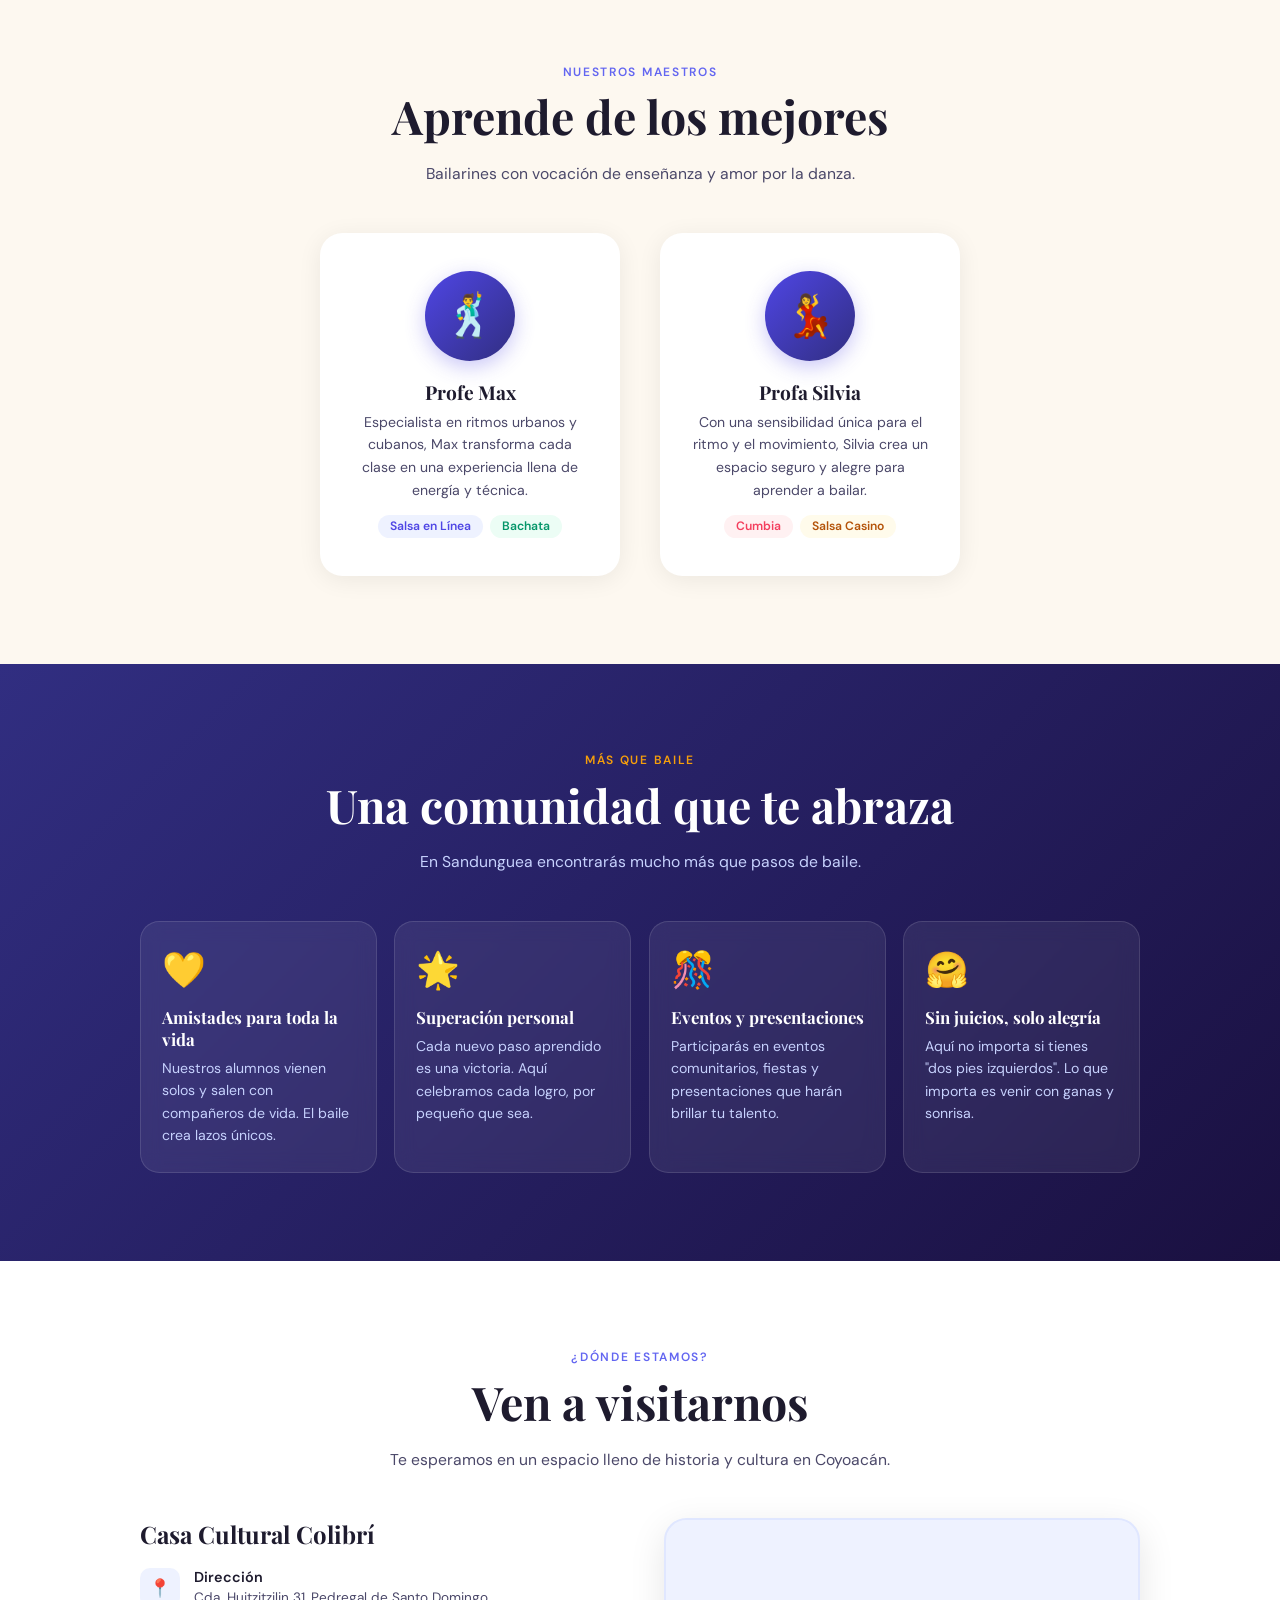
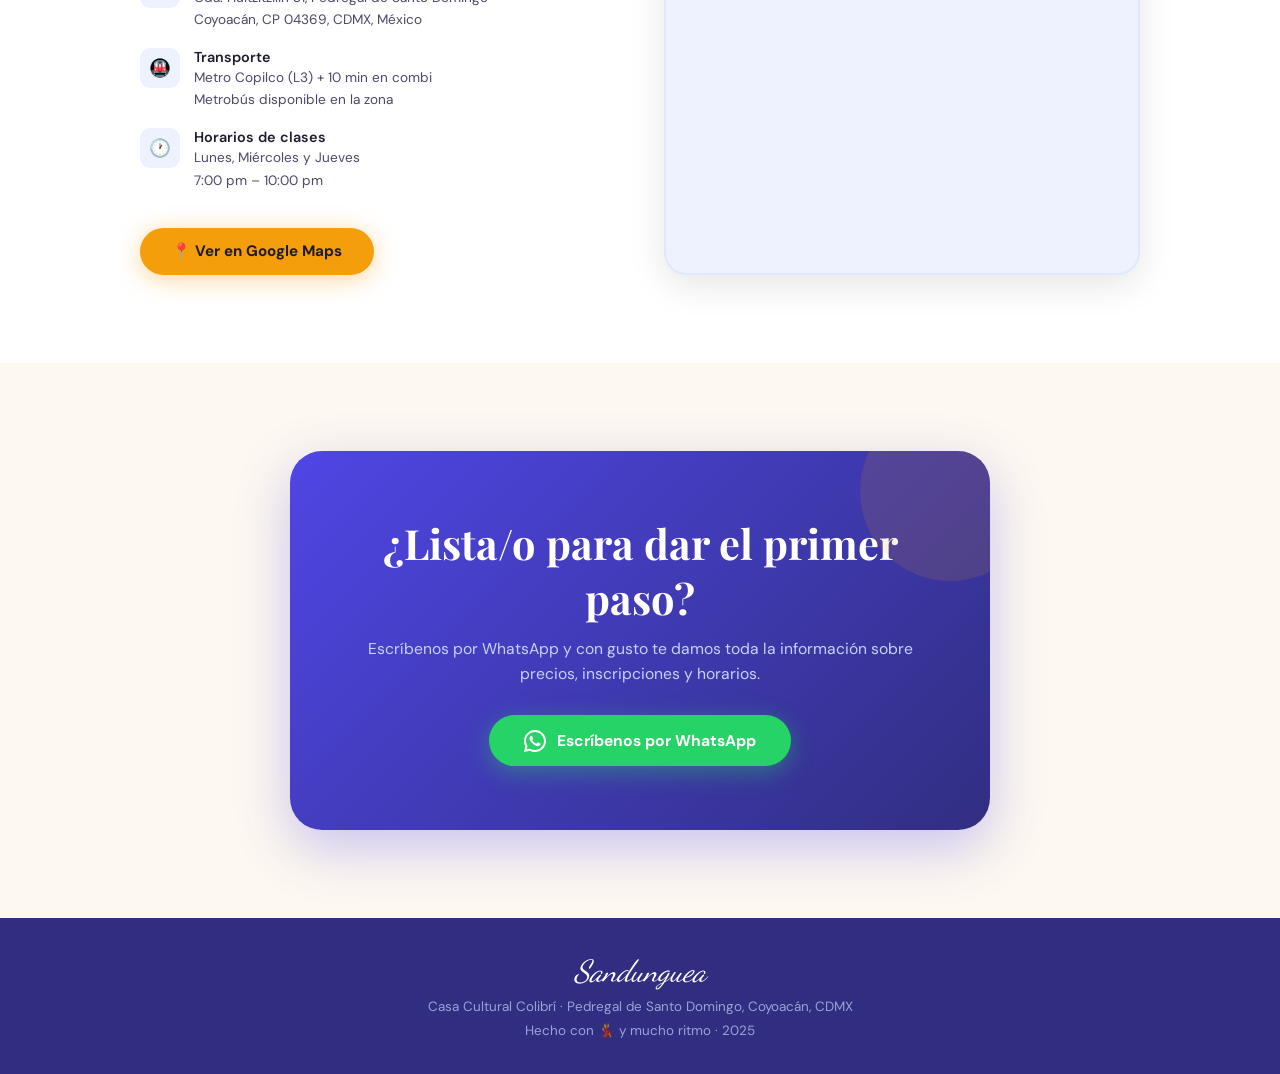
<file: sandunguea.html>
<!DOCTYPE html>
<html lang="es">

<head>
  <meta charset="UTF-8" />
  <meta name="viewport" content="width=device-width, initial-scale=1.0" />
  <title>Sandunguea – Escuela de Baile</title>
  <link
    href="https://fonts.googleapis.com/css2?family=Playfair+Display:ital,wght@0,400;0,700;1,400;1,700&family=DM+Sans:wght@300;400;500;600&family=Dancing+Script:wght@700&display=swap"
    rel="stylesheet" />
  <style>
    /* ── VARIABLES ────────────────────────────────────────── */
    :root {
      --indigo-50: #eef2ff;
      --indigo-100: #e0e7ff;
      --indigo-200: #c7d2fe;
      --indigo-400: #818cf8;
      --indigo-500: #6366f1;
      --indigo-600: #4f46e5;
      --indigo-700: #4338ca;
      --indigo-900: #312e81;
      --amber: #f59e0b;
      --rose: #f43f5e;
      --cream: #fdf8f0;
      --dark: #1e1b2e;
      --mid: #4b4869;
    }

    *,
    *::before,
    *::after {
      box-sizing: border-box;
      margin: 0;
      padding: 0;
    }

    html {
      scroll-behavior: smooth;
    }

    body {
      font-family: 'DM Sans', sans-serif;
      background: var(--cream);
      color: var(--dark);
      overflow-x: hidden;
    }

    /* ── NAVBAR ─────────────────────────────────────────── */
    nav {
      position: fixed;
      top: 0;
      left: 0;
      right: 0;
      z-index: 100;
      background: var(--indigo-900);
      display: flex;
      align-items: center;
      justify-content: space-between;
      padding: 0 1.2rem;
      height: 60px;
      box-shadow: 0 2px 20px rgba(49, 46, 129, .45);
    }

    .nav-logo {
      font-family: 'Dancing Script', cursive;
      font-size: 1.8rem;
      color: #fff;
      letter-spacing: .02em;
      text-decoration: none;
    }

    .nav-logo span {
      color: var(--amber);
    }

    /* mobile: links hidden by default */
    .nav-links {
      display: none;
      list-style: none;
    }

    .nav-links a {
      color: var(--indigo-200);
      text-decoration: none;
      font-size: .9rem;
      font-weight: 500;
      letter-spacing: .04em;
      transition: color .2s;
    }

    .nav-links a:hover {
      color: #fff;
    }

    .nav-cta {
      background: var(--amber);
      color: var(--dark) !important;
      padding: .45rem 1.2rem;
      border-radius: 99px;
      font-weight: 600 !important;
      transition: background .2s, transform .15s !important;
    }

    .nav-cta:hover {
      background: #fbbf24;
      transform: scale(1.04);
    }

    /* hamburger button */
    .nav-burger {
      display: flex;
      flex-direction: column;
      gap: 5px;
      cursor: pointer;
      background: none;
      border: none;
      padding: 6px;
    }

    .nav-burger span {
      display: block;
      width: 24px;
      height: 2px;
      background: var(--indigo-200);
      border-radius: 2px;
      transition: all .25s;
    }

    /* mobile dropdown menu */
    .nav-mobile-menu {
      display: none;
      position: fixed;
      top: 60px;
      left: 0;
      right: 0;
      background: var(--indigo-900);
      border-top: 1px solid rgba(255, 255, 255, .08);
      z-index: 99;
      padding: 1rem 1.5rem 1.5rem;
      flex-direction: column;
      gap: .2rem;
    }

    .nav-mobile-menu.open {
      display: flex;
    }

    .nav-mobile-menu a {
      color: var(--indigo-200);
      text-decoration: none;
      font-size: .95rem;
      font-weight: 500;
      padding: .6rem 0;
      border-bottom: 1px solid rgba(255, 255, 255, .06);
      transition: color .2s;
    }

    .nav-mobile-menu a:last-child {
      border-bottom: none;
    }

    .nav-mobile-menu a:hover {
      color: #fff;
    }

    .nav-mobile-menu .mob-cta {
      margin-top: .8rem;
      background: var(--amber);
      color: var(--dark) !important;
      text-align: center;
      padding: .7rem 1rem;
      border-radius: 99px;
      font-weight: 700;
      border: none;
    }

    /* ── HERO ────────────────────────────────────────────── */
    #hero {
      min-height: calc(100vh - 6rem);
      background: linear-gradient(135deg, var(--indigo-900) 0%, #1a1040 55%, #2d1b4e 100%);
      display: flex;
      align-items: center;
      justify-content: center;
      position: relative;
      overflow: hidden;
      padding-top: 60px;
    }

    #hero::before {
      content: '';
      position: absolute;
      width: 340px;
      height: 340px;
      border-radius: 50%;
      background: radial-gradient(circle, rgba(99, 102, 241, .25) 0%, transparent 70%);
      top: -80px;
      right: -80px;
      animation: pulse 6s ease-in-out infinite;
    }

    #hero::after {
      content: '';
      position: absolute;
      width: 260px;
      height: 260px;
      border-radius: 50%;
      background: radial-gradient(circle, rgba(244, 63, 94, .15) 0%, transparent 70%);
      bottom: -60px;
      left: -60px;
      animation: pulse 8s ease-in-out infinite reverse;
    }

    @keyframes pulse {

      0%,
      100% {
        transform: scale(1);
        opacity: .8;
      }

      50% {
        transform: scale(1.12);
        opacity: 1;
      }
    }

    .notes {
      position: absolute;
      inset: 0;
      pointer-events: none;
    }

    .note {
      position: absolute;
      font-size: 1.4rem;
      opacity: .10;
      animation: float 10s ease-in-out infinite;
    }

    .note:nth-child(1) {
      left: 8%;
      top: 20%;
      animation-delay: 0s;
    }

    .note:nth-child(2) {
      left: 85%;
      top: 15%;
      animation-delay: 2s;
    }

    .note:nth-child(3) {
      left: 72%;
      top: 73%;
      animation-delay: 4s;
    }

    .note:nth-child(4) {
      left: 16%;
      top: 78%;
      animation-delay: 6s;
    }

    .note:nth-child(5) {
      left: 48%;
      top: 10%;
      animation-delay: 1s;
    }

    @keyframes float {

      0%,
      100% {
        transform: translateY(0) rotate(-10deg);
      }

      50% {
        transform: translateY(-22px) rotate(10deg);
      }
    }

    .hero-content {
      position: relative;
      z-index: 2;
      text-align: center;
      padding: 2.5rem 1.2rem;
      max-width: 780px;
      width: 100%;
    }

    .hero-badge {
      display: inline-block;
      background: rgba(245, 158, 11, .18);
      border: 1px solid rgba(245, 158, 11, .4);
      color: var(--amber);
      font-size: .75rem;
      font-weight: 600;
      letter-spacing: .12em;
      text-transform: uppercase;
      padding: .4rem 1rem;
      border-radius: 99px;
      margin-bottom: 1.4rem;
      animation: fadeUp .8s .1s both;
    }

    .hero-title {
      font-family: 'Playfair Display', serif;
      font-size: clamp(2.2rem, 8vw, 5.5rem);
      font-weight: 700;
      color: #fff;
      line-height: 1.1;
      margin-bottom: .6rem;
      animation: fadeUp .8s .25s both;
    }

    .hero-title em {
      font-family: 'Dancing Script', cursive;
      font-style: normal;
      color: var(--amber);
      font-size: 1.1em;
      display: block;
    }

    .hero-sub {
      color: var(--indigo-200);
      font-size: clamp(.95rem, 3.5vw, 1.2rem);
      font-weight: 300;
      max-width: 540px;
      margin: 0 auto 2rem;
      line-height: 1.7;
      animation: fadeUp .8s .4s both;
    }

    .hero-btns {
      display: flex;
      gap: .8rem;
      justify-content: center;
      flex-direction: column;
      align-items: center;
      animation: fadeUp .8s .55s both;
    }

    .btn-primary {
      background: var(--amber);
      color: var(--dark);
      font-weight: 700;
      font-size: .95rem;
      padding: .85rem 2rem;
      border-radius: 99px;
      text-decoration: none;
      width: 100%;
      max-width: 280px;
      text-align: center;
      transition: transform .2s, box-shadow .2s;
      box-shadow: 0 4px 24px rgba(245, 158, 11, .4);
    }

    .btn-primary:hover {
      transform: translateY(-3px);
      box-shadow: 0 8px 32px rgba(245, 158, 11, .5);
    }

    .btn-secondary {
      background: transparent;
      border: 2px solid var(--indigo-400);
      color: #fff;
      font-weight: 500;
      font-size: .95rem;
      padding: .83rem 2rem;
      border-radius: 99px;
      text-decoration: none;
      width: 100%;
      max-width: 280px;
      text-align: center;
      transition: background .2s, transform .2s;
    }

    .btn-secondary:hover {
      background: rgba(99, 102, 241, .2);
      transform: translateY(-3px);
    }

    @keyframes fadeUp {
      from {
        opacity: 0;
        transform: translateY(28px);
      }

      to {
        opacity: 1;
        transform: translateY(0);
      }
    }

    .scroll-hint {
      position: absolute;
      bottom: 1.5rem;
      left: 50%;
      transform: translateX(-50%);
      display: flex;
      flex-direction: column;
      align-items: center;
      gap: .4rem;
      color: var(--indigo-200);
      font-size: .7rem;
      letter-spacing: .1em;
      animation: bounce 2s ease-in-out infinite;
      z-index: 2;
    }

    .scroll-hint span {
      font-size: 1.2rem;
    }

    @keyframes bounce {

      0%,
      100% {
        transform: translateX(-50%) translateY(0);
      }

      50% {
        transform: translateX(-50%) translateY(8px);
      }
    }

    /* ── SECTION SHARED ──────────────────────────────────── */
    section {
      padding: 4rem 1.2rem;
    }

    .section-label {
      text-align: center;
      font-size: .75rem;
      font-weight: 600;
      letter-spacing: .14em;
      text-transform: uppercase;
      color: var(--indigo-500);
      margin-bottom: .6rem;
    }

    .section-title {
      font-family: 'Playfair Display', serif;
      font-size: clamp(1.7rem, 5vw, 2.9rem);
      font-weight: 700;
      text-align: center;
      color: var(--dark);
      margin-bottom: 1rem;
      line-height: 1.2;
    }

    .section-sub {
      text-align: center;
      color: var(--mid);
      max-width: 540px;
      margin: 0 auto 2.8rem;
      line-height: 1.7;
      font-size: .98rem;
    }

    /* ── WHY SANDUNGUEA ──────────────────────────────────── */
    #why {
      background: #fff;
    }

    .why-grid {
      display: grid;
      grid-template-columns: 1fr;
      /* mobile: 1 col */
      gap: 1.2rem;
      max-width: 1100px;
      margin: 0 auto;
    }

    .why-card {
      background: var(--cream);
      border: 1px solid var(--indigo-100);
      border-radius: 1.2rem;
      padding: 1.6rem 1.4rem;
      transition: transform .25s, box-shadow .25s;
      position: relative;
      overflow: hidden;
    }

    .why-card::before {
      content: '';
      position: absolute;
      top: 0;
      left: 0;
      right: 0;
      height: 4px;
      background: linear-gradient(90deg, var(--indigo-500), var(--amber));
      border-radius: 4px 4px 0 0;
    }

    .why-card:hover {
      transform: translateY(-5px);
      box-shadow: 0 14px 36px rgba(99, 102, 241, .12);
    }

    .why-icon {
      font-size: 2.2rem;
      margin-bottom: .9rem;
    }

    .why-card h3 {
      font-family: 'Playfair Display', serif;
      font-size: 1.1rem;
      font-weight: 700;
      color: var(--dark);
      margin-bottom: .5rem;
    }

    .why-card p {
      color: var(--mid);
      font-size: .9rem;
      line-height: 1.6;
    }

    /* ── BENEFITS ────────────────────────────────────────── */
    #benefits {
      background: var(--cream);
    }

    .benefits-wrap {
      max-width: 1100px;
      margin: 0 auto;
      display: grid;
      grid-template-columns: 1fr;
      /* mobile: 1 col */
      gap: 2.5rem;
      align-items: center;
    }

    /* visual hidden on mobile, revealed at larger breakpoint */
    .benefits-visual {
      display: none;
    }

    .benefits-list {
      list-style: none;
      display: flex;
      flex-direction: column;
      gap: 1.3rem;
    }

    .benefits-list li {
      display: flex;
      gap: .9rem;
      align-items: flex-start;
    }

    .benefit-icon {
      width: 44px;
      height: 44px;
      flex-shrink: 0;
      background: var(--indigo-50);
      border-radius: 12px;
      display: flex;
      align-items: center;
      justify-content: center;
      font-size: 1.2rem;
    }

    .benefit-text h4 {
      font-weight: 600;
      font-size: .95rem;
      color: var(--dark);
      margin-bottom: .2rem;
    }

    .benefit-text p {
      color: var(--mid);
      font-size: .88rem;
      line-height: 1.55;
    }

    /* ── CLASES / HORARIOS ───────────────────────────────── */
    #clases {
      background: #fff;
    }

    .schedule-grid {
      display: grid;
      grid-template-columns: 1fr;
      /* mobile: 1 col */
      gap: 1.4rem;
      max-width: 1100px;
      margin: 0 auto;
    }

    .day-card {
      border-radius: 1.4rem;
      overflow: hidden;
      box-shadow: 0 4px 20px rgba(0, 0, 0, .07);
      transition: transform .25s, box-shadow .25s;
    }

    .day-card:hover {
      transform: translateY(-4px);
      box-shadow: 0 14px 36px rgba(99, 102, 241, .13);
    }

    .day-header {
      background: var(--indigo-700);
      color: #fff;
      padding: 1rem 1.4rem;
      display: flex;
      align-items: center;
      gap: .7rem;
    }

    .day-header .day-icon {
      font-size: 1.4rem;
    }

    .day-header h3 {
      font-family: 'Playfair Display', serif;
      font-size: 1.2rem;
      font-weight: 700;
    }

    .day-body {
      background: var(--cream);
      padding: 1rem 1.2rem;
      display: flex;
      flex-direction: column;
      gap: .9rem;
    }

    .class-slot {
      display: flex;
      gap: .9rem;
      align-items: flex-start;
      padding: .85rem .9rem;
      background: #fff;
      border-radius: .85rem;
      border-left: 4px solid var(--indigo-400);
    }

    .class-slot.cumbia {
      border-left-color: var(--rose);
    }

    .class-slot.casino {
      border-left-color: var(--amber);
    }

    .class-slot.bachata {
      border-left-color: #10b981;
    }

    .class-slot.salsa {
      border-left-color: var(--indigo-400);
    }

    .slot-time {
      font-size: .75rem;
      font-weight: 700;
      color: var(--mid);
      white-space: nowrap;
      padding-top: .15rem;
      min-width: 52px;
    }

    .slot-info strong {
      display: block;
      font-size: .92rem;
      color: var(--dark);
      font-weight: 600;
    }

    .slot-info span {
      font-size: .8rem;
      color: var(--mid);
    }

    .teacher-tag {
      display: inline-flex;
      align-items: center;
      gap: .3rem;
      margin-top: .3rem;
      background: var(--indigo-50);
      color: var(--indigo-600);
      font-size: .75rem;
      font-weight: 600;
      padding: .2rem .65rem;
      border-radius: 99px;
    }

    /* ── PROFESORES ──────────────────────────────────────── */
    #profesores {
      background: var(--cream);
    }

    .teachers-grid {
      display: flex;
      flex-direction: column;
      /* mobile: stacked */
      gap: 1.5rem;
      align-items: center;
      max-width: 900px;
      margin: 0 auto;
    }

    .teacher-card {
      background: #fff;
      border-radius: 1.4rem;
      padding: 2rem 1.6rem;
      text-align: center;
      width: 100%;
      max-width: 300px;
      box-shadow: 0 4px 24px rgba(0, 0, 0, .07);
      transition: transform .25s;
    }

    .teacher-card:hover {
      transform: translateY(-5px);
    }

    .teacher-avatar {
      width: 90px;
      height: 90px;
      border-radius: 50%;
      margin: 0 auto 1.1rem;
      background: linear-gradient(135deg, var(--indigo-600), var(--indigo-900));
      display: flex;
      align-items: center;
      justify-content: center;
      font-size: 2.6rem;
      box-shadow: 0 6px 20px rgba(79, 70, 229, .3);
    }

    .teacher-card h3 {
      font-family: 'Playfair Display', serif;
      font-size: 1.2rem;
      font-weight: 700;
      color: var(--dark);
      margin-bottom: .4rem;
    }

    .teacher-card p {
      color: var(--mid);
      font-size: .88rem;
      line-height: 1.6;
    }

    .teacher-styles {
      display: flex;
      flex-wrap: wrap;
      gap: .4rem;
      justify-content: center;
      margin-top: .85rem;
    }

    .style-tag {
      font-size: .76rem;
      font-weight: 600;
      padding: .22rem .75rem;
      border-radius: 99px;
      background: var(--indigo-50);
      color: var(--indigo-600);
    }

    .style-tag.rose {
      background: #fff1f2;
      color: var(--rose);
    }

    .style-tag.amber {
      background: #fffbeb;
      color: #b45309;
    }

    .style-tag.green {
      background: #ecfdf5;
      color: #059669;
    }

    /* ── COMUNIDAD ───────────────────────────────────────── */
    #comunidad {
      background: linear-gradient(135deg, var(--indigo-900) 0%, #1a1040 100%);
      color: #fff;
      text-align: center;
    }

    #comunidad .section-title {
      color: #fff;
    }

    #comunidad .section-label {
      color: var(--amber);
    }

    #comunidad .section-sub {
      color: var(--indigo-200);
    }

    .community-cards {
      display: grid;
      grid-template-columns: 1fr;
      /* mobile: 1 col */
      gap: 1.1rem;
      max-width: 1000px;
      margin: 0 auto;
    }

    .comm-card {
      background: rgba(255, 255, 255, .07);
      border: 1px solid rgba(255, 255, 255, .12);
      backdrop-filter: blur(10px);
      border-radius: 1.2rem;
      padding: 1.6rem 1.3rem;
      text-align: left;
      transition: background .25s, transform .25s;
    }

    .comm-card:hover {
      background: rgba(255, 255, 255, .12);
      transform: translateY(-3px);
    }

    .comm-card .icon {
      font-size: 2.2rem;
      margin-bottom: .8rem;
    }

    .comm-card h4 {
      font-family: 'Playfair Display', serif;
      font-size: 1.05rem;
      font-weight: 700;
      margin-bottom: .4rem;
    }

    .comm-card p {
      font-size: .88rem;
      color: var(--indigo-200);
      line-height: 1.6;
    }

    /* ── UBICACIÓN ───────────────────────────────────────── */
    #ubicacion {
      background: #fff;
    }

    .location-wrap {
      max-width: 1000px;
      margin: 0 auto;
      display: grid;
      grid-template-columns: 1fr;
      /* mobile: 1 col */
      gap: 2.5rem;
      align-items: center;
    }

    .location-info h3 {
      font-family: 'Playfair Display', serif;
      font-size: 1.5rem;
      font-weight: 700;
      color: var(--dark);
      margin-bottom: 1.1rem;
    }

    .location-detail {
      display: flex;
      gap: .9rem;
      align-items: flex-start;
      margin-bottom: 1.1rem;
    }

    .loc-icon {
      width: 40px;
      height: 40px;
      border-radius: 10px;
      background: var(--indigo-50);
      display: flex;
      align-items: center;
      justify-content: center;
      font-size: 1.1rem;
      flex-shrink: 0;
    }

    .loc-text strong {
      display: block;
      font-weight: 600;
      color: var(--dark);
      font-size: .9rem;
    }

    .loc-text span {
      color: var(--mid);
      font-size: .85rem;
      line-height: 1.5;
    }

    .map-placeholder {
      border-radius: 1.4rem;
      overflow: hidden;
      box-shadow: 0 10px 36px rgba(0, 0, 0, .1);
      height: 240px;
      background: var(--indigo-50);
      border: 2px solid var(--indigo-100);
    }

    .map-placeholder iframe {
      width: 100%;
      height: 100%;
      border: 0;
      display: block;
    }

    /* ── CTA WHATSAPP ────────────────────────────────────── */
    #contacto {
      background: var(--cream);
      text-align: center;
    }

    .cta-box {
      background: linear-gradient(135deg, var(--indigo-600), var(--indigo-900));
      border-radius: 1.6rem;
      padding: 3rem 1.4rem;
      max-width: 700px;
      margin: 0 auto;
      box-shadow: 0 18px 54px rgba(79, 70, 229, .3);
      position: relative;
      overflow: hidden;
    }

    .cta-box::before {
      content: '';
      position: absolute;
      top: -50px;
      right: -50px;
      width: 180px;
      height: 180px;
      border-radius: 50%;
      background: rgba(245, 158, 11, .12);
    }

    .cta-box h2 {
      font-family: 'Playfair Display', serif;
      font-size: clamp(1.6rem, 5vw, 2.6rem);
      color: #fff;
      font-weight: 700;
      margin-bottom: .7rem;
    }

    .cta-box p {
      color: var(--indigo-200);
      font-size: .98rem;
      margin-bottom: 1.8rem;
      line-height: 1.6;
    }

    .btn-wa {
      display: inline-flex;
      align-items: center;
      gap: .65rem;
      background: #25d366;
      color: #fff;
      font-weight: 700;
      font-size: .98rem;
      padding: .9rem 2.2rem;
      border-radius: 99px;
      text-decoration: none;
      box-shadow: 0 6px 24px rgba(37, 211, 102, .4);
      transition: transform .2s, box-shadow .2s;
    }

    .btn-wa:hover {
      transform: translateY(-3px);
      box-shadow: 0 10px 32px rgba(37, 211, 102, .5);
    }

    .btn-wa svg {
      width: 22px;
      height: 22px;
      fill: #fff;
      flex-shrink: 0;
    }

    /* ── FOOTER ──────────────────────────────────────────── */
    footer {
      background: var(--indigo-900);
      color: var(--indigo-200);
      text-align: center;
      padding: 2.2rem 1.2rem;
    }

    footer .footer-logo {
      font-family: 'Dancing Script', cursive;
      font-size: 1.9rem;
      color: #fff;
      margin-bottom: .5rem;
    }

    footer p {
      font-size: .84rem;
      opacity: .7;
    }

    /* ── WHATSAPP FLOAT ──────────────────────────────────── */
    .wa-float {
      position: fixed;
      bottom: 1.4rem;
      right: 1.4rem;
      z-index: 200;
      width: 54px;
      height: 54px;
      border-radius: 50%;
      background: #25d366;
      display: flex;
      align-items: center;
      justify-content: center;
      box-shadow: 0 6px 24px rgba(37, 211, 102, .5);
      text-decoration: none;
      transition: transform .2s;
      animation: waPop 1s 1.5s both;
    }

    .wa-float:hover {
      transform: scale(1.1);
    }

    .wa-float svg {
      width: 28px;
      height: 28px;
      fill: #fff;
    }

    @keyframes waPop {
      from {
        opacity: 0;
        transform: scale(0);
      }

      to {
        opacity: 1;
        transform: scale(1);
      }
    }


    /* ══════════════════════════════════════════════════════
       RESPONSIVE — MOBILE-FIRST
       Breakpoint sm  → 480px
       Breakpoint md  → 768px
       Breakpoint lg  → 1024px
    ══════════════════════════════════════════════════════ */

    /* ── sm: 480px+ ─────────────────────────────────────── */
    @media (min-width: 480px) {
      nav {
        padding: 0 1.6rem;
      }

      .nav-logo {
        font-size: 2rem;
      }

      .hero-btns {
        flex-direction: row;
        flex-wrap: wrap;
        gap: 1rem;
      }

      .btn-primary,
      .btn-secondary {
        width: auto;
        max-width: none;
      }

      .why-grid {
        grid-template-columns: repeat(2, 1fr);
      }

      .schedule-grid {
        grid-template-columns: repeat(2, 1fr);
      }

      .community-cards {
        grid-template-columns: repeat(2, 1fr);
      }

      .teachers-grid {
        flex-direction: row;
        justify-content: center;
      }

      .map-placeholder {
        height: 280px;
      }
    }

    /* ── md: 768px+ ─────────────────────────────────────── */
    @media (min-width: 768px) {
      nav {
        padding: 0 2.5rem;
        height: 64px;
      }

      .nav-logo {
        font-size: 2.2rem;
      }

      /* show desktop links, hide burger */
      .nav-links {
        display: flex;
        gap: 2rem;
      }

      .nav-burger {
        display: none;
      }

      .nav-mobile-menu {
        display: none !important;
      }

      section {
        padding: 5rem 2rem;
      }

      .hero-title {
        font-size: clamp(2.8rem, 7vw, 5.5rem);
      }

      #hero::before {
        width: 500px;
        height: 500px;
        top: -120px;
        right: -130px;
      }

      #hero::after {
        width: 380px;
        height: 380px;
        bottom: -80px;
        left: -90px;
      }

      .note {
        font-size: 1.6rem;
        opacity: .12;
      }

      .why-grid {
        grid-template-columns: repeat(2, 1fr);
        gap: 1.6rem;
      }

      .schedule-grid {
        grid-template-columns: repeat(3, 1fr);
        gap: 1.6rem;
      }

      /* show benefits visual */
      .benefits-wrap {
        grid-template-columns: 1fr 1fr;
        gap: 4rem;
      }

      .benefits-visual {
        display: flex;
        position: relative;
        align-items: center;
        justify-content: center;
      }

      .benefits-circle {
        width: 300px;
        height: 300px;
        border-radius: 50%;
        background: linear-gradient(135deg, var(--indigo-600), var(--indigo-900));
        display: flex;
        align-items: center;
        justify-content: center;
        font-size: 7rem;
        box-shadow: 0 20px 60px rgba(79, 70, 229, .35);
        animation: slowPulse 4s ease-in-out infinite;
      }

      @keyframes slowPulse {

        0%,
        100% {
          box-shadow: 0 20px 60px rgba(79, 70, 229, .35);
        }

        50% {
          box-shadow: 0 20px 60px rgba(79, 70, 229, .35), 0 0 0 20px rgba(245, 158, 11, .06);
        }
      }

      .benefits-pill {
        position: absolute;
        background: #fff;
        border-radius: 99px;
        padding: .55rem 1.1rem;
        font-weight: 600;
        font-size: .82rem;
        box-shadow: 0 4px 16px rgba(0, 0, 0, .1);
        color: var(--dark);
        white-space: nowrap;
      }

      .pill-1 {
        top: 10%;
        left: -8%;
      }

      .pill-2 {
        bottom: 18%;
        left: -12%;
      }

      .pill-3 {
        top: 30%;
        right: -16%;
      }

      .pill-4 {
        bottom: 10%;
        right: -8%;
      }

      .location-wrap {
        grid-template-columns: 1fr 1fr;
        gap: 3rem;
      }

      .map-placeholder {
        height: auto;
        aspect-ratio: 4/3;
      }

      .community-cards {
        grid-template-columns: repeat(2, 1fr);
      }

      .cta-box {
        padding: 3.5rem 2.5rem;
      }

      .wa-float {
        width: 58px;
        height: 58px;
        bottom: 1.8rem;
        right: 1.8rem;
      }

      .wa-float svg {
        width: 30px;
        height: 30px;
      }
    }

    /* ── lg: 1024px+ ─────────────────────────────────────── */
    @media (min-width: 1024px) {
      section {
        padding: 5.5rem 2rem;
      }

      #hero::before {
        width: 700px;
        height: 700px;
        top: -150px;
        right: -180px;
      }

      #hero::after {
        width: 500px;
        height: 500px;
        bottom: -100px;
        left: -120px;
      }

      .why-grid {
        grid-template-columns: repeat(3, 1fr);
        gap: 1.8rem;
      }

      .benefits-circle {
        width: 360px;
        height: 360px;
        font-size: 9rem;
      }

      .community-cards {
        grid-template-columns: repeat(4, 1fr);
      }

      .teachers-grid {
        gap: 2.5rem;
      }

      .teacher-card {
        padding: 2.4rem 2rem;
      }

      .cta-box {
        padding: 4rem 3rem;
        border-radius: 2rem;
      }
    }
  </style>
</head>

<body>

  <!-- NAVBAR -->
  <nav>
    <a class="nav-logo" href="#hero">San<span>dunguea</span></a>

    <ul class="nav-links">
      <li><a href="#why">¿Por qué?</a></li>
      <li><a href="#benefits">Beneficios</a></li>
      <li><a href="#clases">Horarios</a></li>
      <li><a href="#profesores">Maestros</a></li>
      <li><a href="#comunidad">Comunidad</a></li>
      <li><a href="#contacto" class="nav-cta">¡Inscríbete!</a></li>
    </ul>

    <button class="nav-burger" onclick="document.getElementById('navMob').classList.toggle('open')" aria-label="Menú">
      <span></span><span></span><span></span>
    </button>
  </nav>

  <div class="nav-mobile-menu" id="navMob">
    <a href="#why" onclick="document.getElementById('navMob').classList.remove('open')">¿Por qué?</a>
    <a href="#benefits" onclick="document.getElementById('navMob').classList.remove('open')">Beneficios</a>
    <a href="#clases" onclick="document.getElementById('navMob').classList.remove('open')">Horarios</a>
    <a href="#profesores" onclick="document.getElementById('navMob').classList.remove('open')">Maestros</a>
    <a href="#comunidad" onclick="document.getElementById('navMob').classList.remove('open')">Comunidad</a>
    <a href="#contacto" onclick="document.getElementById('navMob').classList.remove('open')"
      class="mob-cta">¡Inscríbete!</a>
  </div>

  <!-- HERO -->
  <section id="hero">
    <div class="notes">
      <div class="note">🎵</div>
      <div class="note">💃</div>
      <div class="note">🎶</div>
      <div class="note">🕺</div>
      <div class="note">🎼</div>
    </div>
    <div class="hero-content">
      <div class="hero-badge">🎉 ¡Nuevas clases disponibles!</div>
      <h1 class="hero-title">
        Mueve el alma,<br>
        vive el ritmo<br>
        <em>Sandunguea</em>
      </h1>
      <p class="hero-sub">
        La escuela de baile más vibrante de Coyoacán. Salsa, cumbia, bachata y más — para todos los niveles, en un
        ambiente lleno de alegría y comunidad.
      </p>
      <div class="hero-btns">
        <a href="#contacto" class="btn-primary">🎶 Quiero bailar ya</a>
        <a href="#clases" class="btn-secondary">Ver horarios</a>
      </div>
    </div>
    <div class="scroll-hint">
      <span>↓</span>
      <small>DESCUBRE MÁS</small>
    </div>
  </section>

  <!-- POR QUÉ SANDUNGUEA -->
  <section id="why">
    <p class="section-label">¿Por qué elegirnos?</p>
    <h2 class="section-title">Bailar aquí es diferente</h2>
    <p class="section-sub">No somos solo una escuela, somos una familia que crece al ritmo de la música.</p>
    <div class="why-grid">
      <div class="why-card">
        <div class="why-icon">🏡</div>
        <h3>Espacio cultural único</h3>
        <p>Ubicados en la <strong>Casa Cultural Colibrí</strong>, un espacio lleno de arte, historia y vida comunitaria
          en el corazón de Coyoacán.</p>
      </div>
      <div class="why-card">
        <div class="why-icon">🎓</div>
        <h3>Maestros apasionados</h3>
        <p>Max y Silvia son bailarines con años de experiencia en escena y enseñanza. Su energía es contagiosa y su
          método, efectivo.</p>
      </div>
      <div class="why-card">
        <div class="why-icon">🌈</div>
        <h3>Ambiente inclusivo</h3>
        <p>Todas las edades, todos los cuerpos, todos los niveles. Aquí no existe el "no puedo" — solo el primer paso.
        </p>
      </div>
      <div class="why-card">
        <div class="why-icon">💸</div>
        <h3>Precios accesibles</h3>
        <p>Creemos que bailar es un derecho. Nuestros precios están pensados para que nadie se quede sin moverse.</p>
      </div>
      <div class="why-card">
        <div class="why-icon">🗓️</div>
        <h3>Horarios flexibles</h3>
        <p>Clases en horario nocturno, pensadas para quienes trabajan o estudian durante el día. ¡Llega y disfruta!</p>
      </div>
      <div class="why-card">
        <div class="why-icon">🤝</div>
        <h3>Comunidad real</h3>
        <p>Cada clase es una oportunidad para hacer amistades genuinas. Nuestros alumnos se convierten en familia.</p>
      </div>
    </div>
  </section>

  <!-- BENEFICIOS -->
  <section id="benefits">
    <p class="section-label">Beneficios del baile</p>
    <h2 class="section-title">Tu cuerpo y mente te lo agradecerán</h2>
    <p class="section-sub">Bailar no es solo diversión — transforma tu vida de formas que no imaginas.</p>
    <div class="benefits-wrap">
      <div class="benefits-visual">
        <div class="benefits-circle">💃</div>
        <div class="benefits-pill pill-1">❤️ Salud física</div>
        <div class="benefits-pill pill-2">😊 Bienestar mental</div>
        <div class="benefits-pill pill-3">🤝 Conexión social</div>
        <div class="benefits-pill pill-4">✨ Confianza</div>
      </div>
      <ul class="benefits-list">
        <li>
          <div class="benefit-icon">❤️</div>
          <div class="benefit-text">
            <h4>Mejora tu salud cardiovascular</h4>
            <p>Bailar durante 1 hora equivale a correr 5 km. Tu corazón se fortalece mientras te diviertes.</p>
          </div>
        </li>
        <li>
          <div class="benefit-icon">🧠</div>
          <div class="benefit-text">
            <h4>Potencia tu memoria y coordinación</h4>
            <p>Aprender pasos activa ambos hemisferios cerebrales y mejora la memoria a largo plazo.</p>
          </div>
        </li>
        <li>
          <div class="benefit-icon">😌</div>
          <div class="benefit-text">
            <h4>Reduce el estrés</h4>
            <p>La música y el movimiento liberan endorfinas. Llegas estresado y sales sonriendo — garantizado.</p>
          </div>
        </li>
        <li>
          <div class="benefit-icon">💪</div>
          <div class="benefit-text">
            <h4>Gana confianza y expresión</h4>
            <p>Cada clase te conecta más con tu cuerpo y tu forma de expresarte ante el mundo.</p>
          </div>
        </li>
        <li>
          <div class="benefit-icon">🧘</div>
          <div class="benefit-text">
            <h4>Mejora tu postura y equilibrio</h4>
            <p>Los ritmos latinos trabajan el core, la postura y el equilibrio de forma natural y divertida.</p>
          </div>
        </li>
      </ul>
    </div>
  </section>

  <!-- HORARIOS -->
  <section id="clases">
    <p class="section-label">Horarios</p>
    <h2 class="section-title">Encuentra tu clase</h2>
    <p class="section-sub">Tres días a la semana llenos de ritmo. Elige tu favorita o ven a todas.</p>
    <div class="schedule-grid">

      <!-- Lunes -->
      <div class="day-card">
        <div class="day-header">
          <span class="day-icon">🌙</span>
          <h3>Lunes</h3>
        </div>
        <div class="day-body">
          <div class="class-slot salsa">
            <div class="slot-time">7–8 pm</div>
            <div class="slot-info">
              <strong>Salsa en Línea</strong>
              <span>Nivel abierto</span><br>
              <span class="teacher-tag">👨‍🏫 Profe Max</span>
            </div>
          </div>
          <div class="class-slot cumbia">
            <div class="slot-time">8–9 pm</div>
            <div class="slot-info">
              <strong>Cumbia</strong>
              <span>Nivel abierto</span><br>
              <span class="teacher-tag">👩‍🏫 Profa Silvia</span>
            </div>
          </div>
          <div class="class-slot casino">
            <div class="slot-time">9–10 pm</div>
            <div class="slot-info">
              <strong>Salsa Casino</strong>
              <span>Nivel abierto</span><br>
              <span class="teacher-tag">👩‍🏫 Profa Silvia</span>
            </div>
          </div>
        </div>
      </div>

      <!-- Miércoles -->
      <div class="day-card">
        <div class="day-header">
          <span class="day-icon">⭐</span>
          <h3>Miércoles</h3>
        </div>
        <div class="day-body">
          <div class="class-slot cumbia">
            <div class="slot-time">8–9 pm</div>
            <div class="slot-info">
              <strong>Cumbia</strong>
              <span>Nivel abierto</span><br>
              <span class="teacher-tag">👩‍🏫 Profa Silvia</span>
            </div>
          </div>
          <div class="class-slot casino">
            <div class="slot-time">9–10 pm</div>
            <div class="slot-info">
              <strong>Salsa Casino</strong>
              <span>Nivel abierto</span><br>
              <span class="teacher-tag">👩‍🏫 Profa Silvia</span>
            </div>
          </div>
        </div>
      </div>

      <!-- Jueves -->
      <div class="day-card">
        <div class="day-header">
          <span class="day-icon">🔥</span>
          <h3>Jueves</h3>
        </div>
        <div class="day-body">
          <div class="class-slot bachata">
            <div class="slot-time">8–9 pm</div>
            <div class="slot-info">
              <strong>Bachata</strong>
              <span>Nivel abierto</span><br>
              <span class="teacher-tag">👨‍🏫 Profe Max</span>
            </div>
          </div>
        </div>
      </div>

    </div>
  </section>

  <!-- PROFESORES -->
  <section id="profesores">
    <p class="section-label">Nuestros maestros</p>
    <h2 class="section-title">Aprende de los mejores</h2>
    <p class="section-sub">Bailarines con vocación de enseñanza y amor por la danza.</p>
    <div class="teachers-grid">
      <div class="teacher-card">
        <div class="teacher-avatar">🕺</div>
        <h3>Profe Max</h3>
        <p>Especialista en ritmos urbanos y cubanos, Max transforma cada clase en una experiencia llena de energía y
          técnica.</p>
        <div class="teacher-styles">
          <span class="style-tag">Salsa en Línea</span>
          <span class="style-tag green">Bachata</span>
        </div>
      </div>
      <div class="teacher-card">
        <div class="teacher-avatar">💃</div>
        <h3>Profa Silvia</h3>
        <p>Con una sensibilidad única para el ritmo y el movimiento, Silvia crea un espacio seguro y alegre para
          aprender a bailar.</p>
        <div class="teacher-styles">
          <span class="style-tag rose">Cumbia</span>
          <span class="style-tag amber">Salsa Casino</span>
        </div>
      </div>
    </div>
  </section>

  <!-- COMUNIDAD -->
  <section id="comunidad">
    <p class="section-label">Más que baile</p>
    <h2 class="section-title">Una comunidad que te abraza</h2>
    <p class="section-sub">En Sandunguea encontrarás mucho más que pasos de baile.</p>
    <div class="community-cards">
      <div class="comm-card">
        <div class="icon">💛</div>
        <h4>Amistades para toda la vida</h4>
        <p>Nuestros alumnos vienen solos y salen con compañeros de vida. El baile crea lazos únicos.</p>
      </div>
      <div class="comm-card">
        <div class="icon">🌟</div>
        <h4>Superación personal</h4>
        <p>Cada nuevo paso aprendido es una victoria. Aquí celebramos cada logro, por pequeño que sea.</p>
      </div>
      <div class="comm-card">
        <div class="icon">🎊</div>
        <h4>Eventos y presentaciones</h4>
        <p>Participarás en eventos comunitarios, fiestas y presentaciones que harán brillar tu talento.</p>
      </div>
      <div class="comm-card">
        <div class="icon">🤗</div>
        <h4>Sin juicios, solo alegría</h4>
        <p>Aquí no importa si tienes "dos pies izquierdos". Lo que importa es venir con ganas y sonrisa.</p>
      </div>
    </div>
  </section>

  <!-- UBICACIÓN -->
  <section id="ubicacion">
    <p class="section-label">¿Dónde estamos?</p>
    <h2 class="section-title">Ven a visitarnos</h2>
    <p class="section-sub">Te esperamos en un espacio lleno de historia y cultura en Coyoacán.</p>
    <div class="location-wrap">
      <div class="location-info">
        <h3>Casa Cultural Colibrí</h3>
        <div class="location-detail">
          <div class="loc-icon">📍</div>
          <div class="loc-text">
            <strong>Dirección</strong>
            <span>Cda. Huitzitzilin 31, Pedregal de Santo Domingo<br>Coyoacán, CP 04369, CDMX, México</span>
          </div>
        </div>
        <div class="location-detail">
          <div class="loc-icon">🚇</div>
          <div class="loc-text">
            <strong>Transporte</strong>
            <span>Metro Copilco (L3) + 10 min en combi<br>Metrobús disponible en la zona</span>
          </div>
        </div>
        <div class="location-detail">
          <div class="loc-icon">🕐</div>
          <div class="loc-text">
            <strong>Horarios de clases</strong>
            <span>Lunes, Miércoles y Jueves<br>7:00 pm – 10:00 pm</span>
          </div>
        </div>
        <a href="https://maps.google.com/?q=Cda.+Huitzitzilin+31,+Pedregal+de+Santo+Domingo,+Coyoacán,+CDMX"
          target="_blank" class="btn-primary" style="display:inline-block;margin-top:1.2rem;max-width:260px;">
          📍 Ver en Google Maps
        </a>
      </div>
      <div class="map-placeholder">
        <iframe
          src="https://www.google.com/maps/embed?pb=!1m18!1m12!1m3!1d3765.1!2d-99.1575!3d19.3085!2m3!1f0!2f0!3f0!3m2!1i1024!2i768!4f13.1!3m3!1m2!1s0x85ce001d8c0a7f67%3A0x0!2zUGVkcmVnYWwgZGUgU2FudG8gRG9taW5nbywgQ295b2Fjw6Fu!5e0!3m2!1ses!2smx!4v1700000000000"
          allowfullscreen="" loading="lazy" referrerpolicy="no-referrer-when-downgrade">
        </iframe>
      </div>
    </div>
  </section>

  <!-- CTA CONTACTO -->
  <section id="contacto">
    <div class="cta-box">
      <h2>¿Lista/o para dar el primer paso?</h2>
      <p>Escríbenos por WhatsApp y con gusto te damos toda la información sobre precios, inscripciones y horarios.</p>
      <a href="https://wa.me/5215500000000?text=Hola!%20Me%20interesa%20información%20sobre%20las%20clases%20de%20Sandunguea%20%F0%9F%92%83"
        target="_blank" class="btn-wa">
        <svg viewBox="0 0 24 24" xmlns="http://www.w3.org/2000/svg">
          <path
            d="M17.472 14.382c-.297-.149-1.758-.867-2.03-.967-.273-.099-.471-.148-.67.15-.197.297-.767.966-.94 1.164-.173.199-.347.223-.644.075-.297-.15-1.255-.463-2.39-1.475-.883-.788-1.48-1.761-1.653-2.059-.173-.297-.018-.458.13-.606.134-.133.298-.347.446-.52.149-.174.198-.298.298-.497.099-.198.05-.371-.025-.52-.075-.149-.669-1.612-.916-2.207-.242-.579-.487-.5-.669-.51-.173-.008-.371-.01-.57-.01-.198 0-.52.074-.792.372-.272.297-1.04 1.016-1.04 2.479 0 1.462 1.065 2.875 1.213 3.074.149.198 2.096 3.2 5.077 4.487.709.306 1.262.489 1.694.625.712.227 1.36.195 1.871.118.571-.085 1.758-.719 2.006-1.413.248-.694.248-1.289.173-1.413-.074-.124-.272-.198-.57-.347z" />
          <path
            d="M12 0C5.373 0 0 5.373 0 12c0 2.117.553 4.1 1.522 5.82L0 24l6.343-1.485A11.945 11.945 0 0012 24c6.627 0 12-5.373 12-12S18.627 0 12 0zm0 21.818a9.79 9.79 0 01-5.012-1.374l-.36-.214-3.732.875.944-3.641-.234-.374A9.789 9.789 0 012.182 12C2.182 6.57 6.57 2.182 12 2.182c5.43 0 9.818 4.389 9.818 9.818 0 5.43-4.388 9.818-9.818 9.818z" />
        </svg>
        Escríbenos por WhatsApp
      </a>
    </div>
  </section>

  <!-- FOOTER -->
  <footer>
    <div class="footer-logo"><em>Sandunguea</em></div>
    <p>Casa Cultural Colibrí · Pedregal de Santo Domingo, Coyoacán, CDMX</p>
    <p style="margin-top:.4rem;">Hecho con 💃 y mucho ritmo · 2025</p>
  </footer>

  <!-- WhatsApp Float -->
  <a href="https://wa.me/5215500000000?text=Hola!%20Me%20interesa%20información%20sobre%20las%20clases%20de%20Sandunguea%20%F0%9F%92%83"
    target="_blank" class="wa-float" title="Contáctanos por WhatsApp">
    <svg viewBox="0 0 24 24" xmlns="http://www.w3.org/2000/svg">
      <path
        d="M17.472 14.382c-.297-.149-1.758-.867-2.03-.967-.273-.099-.471-.148-.67.15-.197.297-.767.966-.94 1.164-.173.199-.347.223-.644.075-.297-.15-1.255-.463-2.39-1.475-.883-.788-1.48-1.761-1.653-2.059-.173-.297-.018-.458.13-.606.134-.133.298-.347.446-.52.149-.174.198-.298.298-.497.099-.198.05-.371-.025-.52-.075-.149-.669-1.612-.916-2.207-.242-.579-.487-.5-.669-.51-.173-.008-.371-.01-.57-.01-.198 0-.52.074-.792.372-.272.297-1.04 1.016-1.04 2.479 0 1.462 1.065 2.875 1.213 3.074.149.198 2.096 3.2 5.077 4.487.709.306 1.262.489 1.694.625.712.227 1.36.195 1.871.118.571-.085 1.758-.719 2.006-1.413.248-.694.248-1.289.173-1.413-.074-.124-.272-.198-.57-.347z" />
      <path
        d="M12 0C5.373 0 0 5.373 0 12c0 2.117.553 4.1 1.522 5.82L0 24l6.343-1.485A11.945 11.945 0 0012 24c6.627 0 12-5.373 12-12S18.627 0 12 0zm0 21.818a9.79 9.79 0 01-5.012-1.374l-.36-.214-3.732.875.944-3.641-.234-.374A9.789 9.789 0 012.182 12C2.182 6.57 6.57 2.182 12 2.182c5.43 0 9.818 4.389 9.818 9.818 0 5.43-4.388 9.818-9.818 9.818z" />
    </svg>
  </a>

</body>

</html>
</file>
